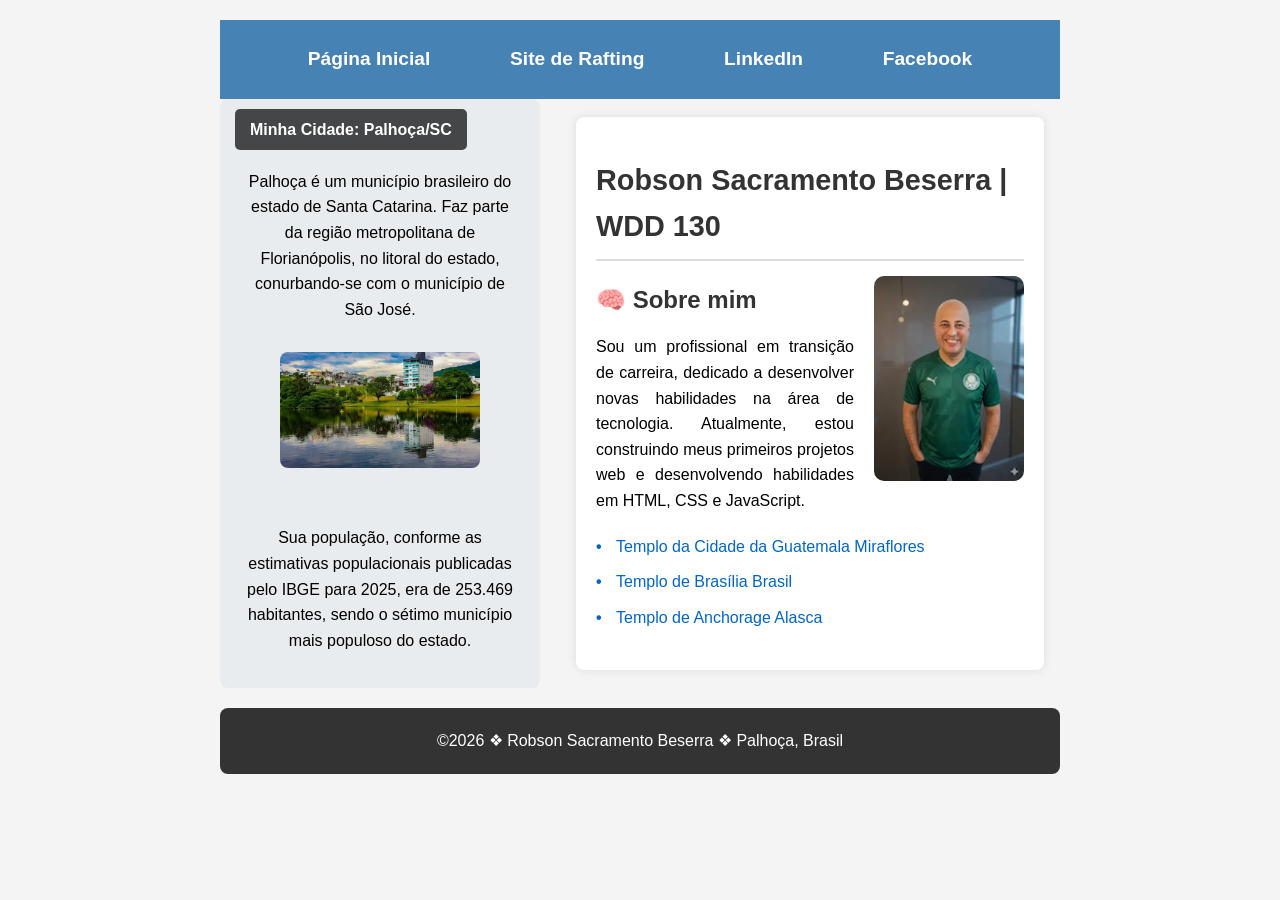
<file: index.html>
<!doctype html>
<html lang="pt-BR">

<head>
  <meta charset="UTF-8">
  <meta name="viewport" content="width=device-width, initial-scale=1.0">
  <title>Robson Sacramento Beserra | WDD 130</title>

  <meta name="description" content="Apenas um exemplo de descrição">
  <meta name="author" content="Robson Sacramento Beserra">
  <link rel="stylesheet" href="estilos/estilos.css">
</head>

<body>
  <header>
    <nav>
      <a href="#">Página Inicial</a>
      <a href="wwr/">Site de Rafting</a>
      <a href="https://www.linkedin.com/in/robsonsacramento" target="_blank">LinkedIn</a>
      <a href="https://www.facebook.com/Robson.Sacrament/" target="_blank">Facebook</a>
    </nav>
  </header>

  <!-- Div grid adicionada conforme especificação -->
  <div class="grid">
    <main>
      <h1>Robson Sacramento Beserra | WDD 130</h1>
      <img src="imagens/perfil.png" alt="Foto de Perfil do Robson Sacramento Beserra" width="200">

      <h2>🧠 Sobre mim</h2>
      <p>
        Sou um profissional em transição de carreira, dedicado a desenvolver
        novas habilidades na área de tecnologia. Atualmente, estou construindo
        meus primeiros projetos web e desenvolvendo habilidades em HTML, CSS e
        JavaScript.
      </p>

      <!-- Lista de templos favoritos -->
      <ul class="caixa">
        <li>
          <a href="https://www.churchofjesuschrist.org/temples/details/miraflores-guatemala-city-guatemala-temple?lang=por"
            target="_blank">
            Templo da Cidade da Guatemala Miraflores
          </a>
        </li>
        <li>
          <a href="https://www.churchofjesuschrist.org/temples/details/brasilia-brazil-temple?lang=por" target="_blank">
            Templo de Brasília Brasil
          </a>
        </li>
        <li>
          <a href="https://www.churchofjesuschrist.org/temples/details/anchorage-alaska-temple?lang=por"
            target="_blank">
            Templo de Anchorage Alasca
          </a>
        </li>
      </ul>
    </main>

    <aside>
      <h2>Minha Cidade: Palhoça/SC</h2>
      <p>
        Palhoça é um município brasileiro do estado de Santa Catarina. Faz parte da região metropolitana de
        Florianópolis,
        no litoral do estado, conurbando-se com o município de São José.
      </p>

      <img src="imagens/pedrabranca.webp" alt="Bairro Pedra Branca - Palhoça/SC" width="200">

      <p>
        Sua população, conforme as estimativas populacionais publicadas pelo IBGE para 2025, era de 253.469 habitantes,
        sendo o sétimo município mais populoso do estado.
      </p>
    </aside>
  </div>

  <footer>
    <p>©2026 &#10070; Robson Sacramento Beserra &#10070; Palhoça, Brasil</p>
  </footer>
</body>

</html>
</file>
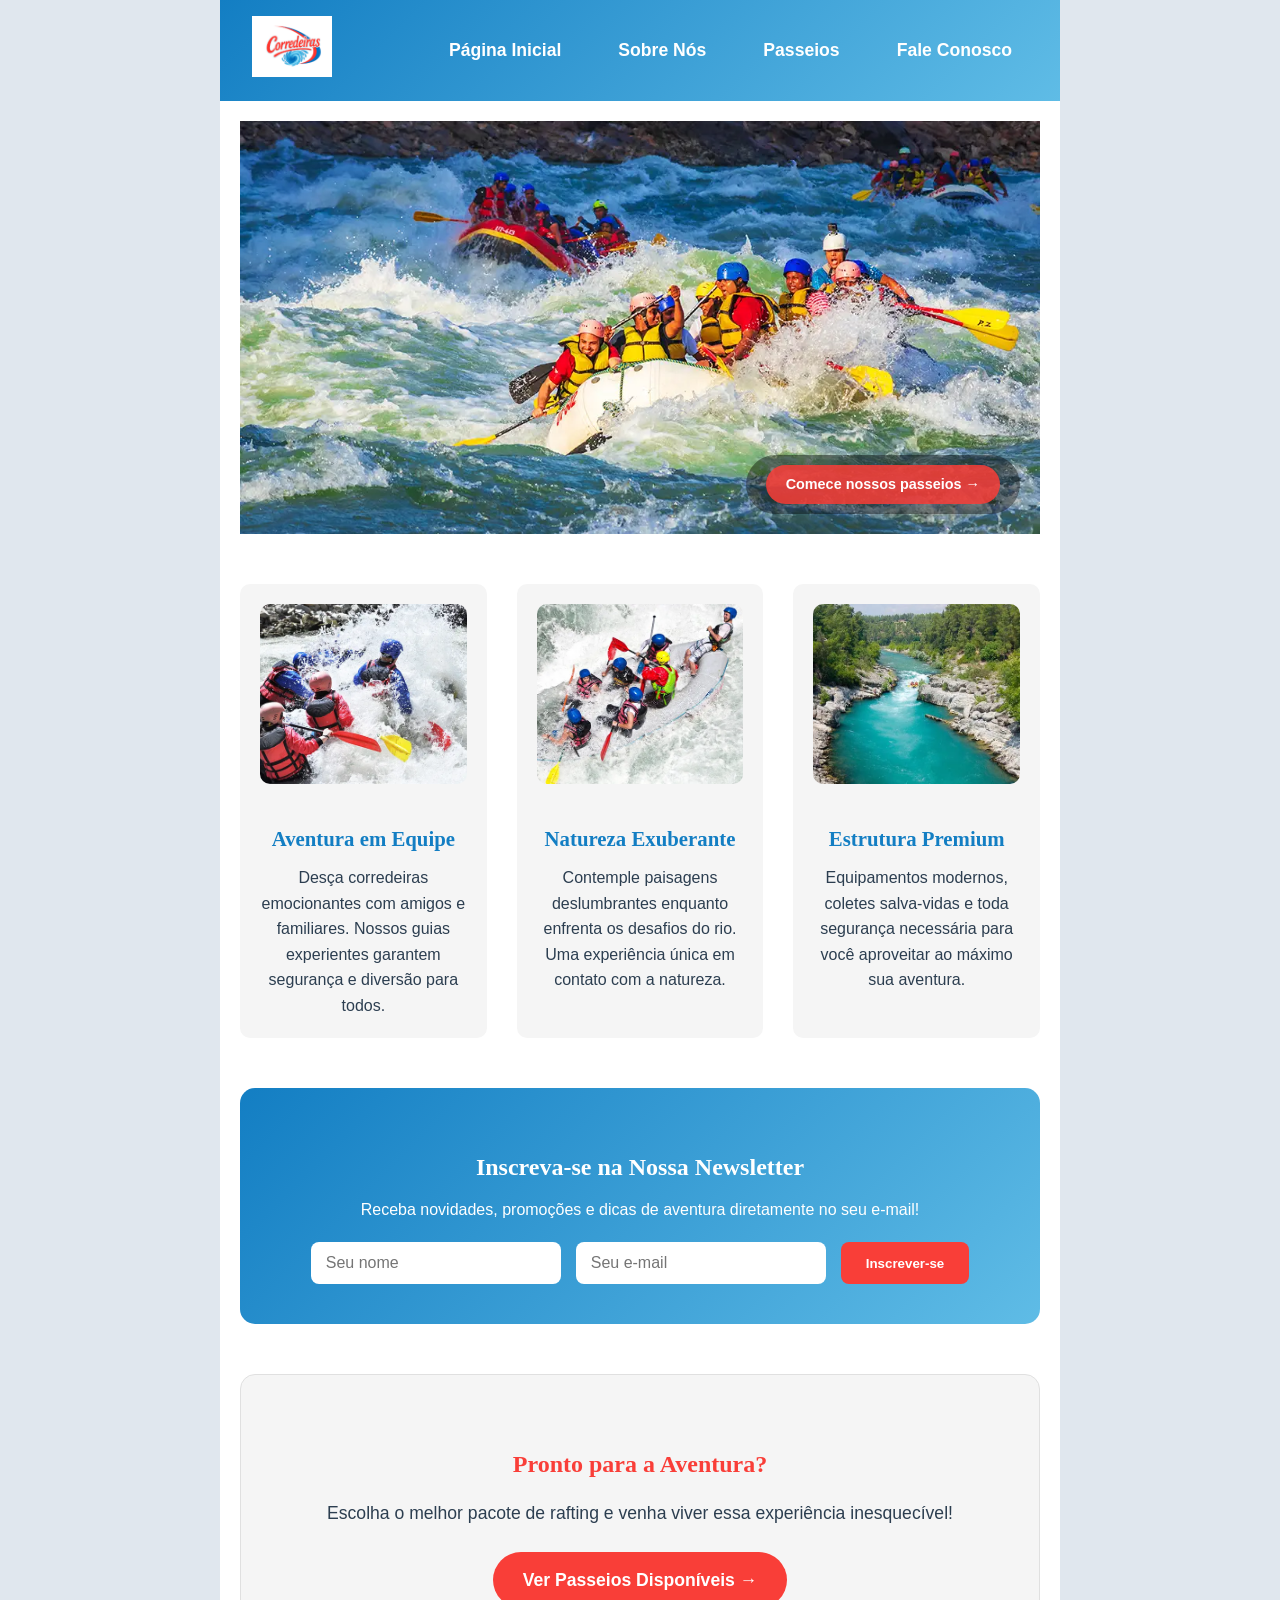
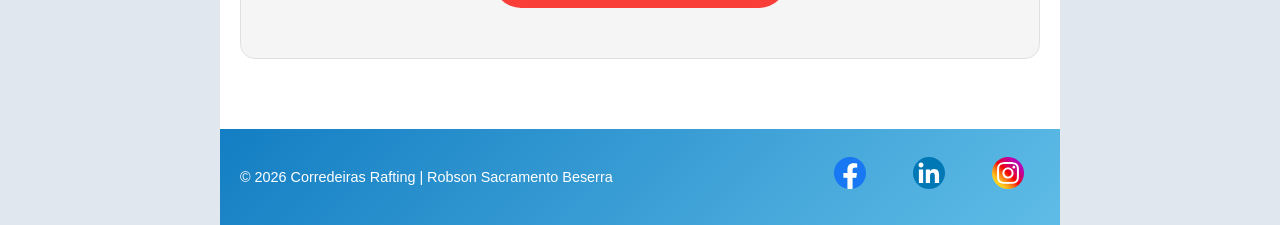
<file: wwr/index.html>
<!DOCTYPE html>
<html lang="pt-BR">

<head>
    <meta charset="UTF-8">
    <meta name="viewport" content="width=device-width, initial-scale=1.0">
    <title>Corredeiras Rafting | Aventura e Natureza</title>
    <meta name="description"
        content="Corredeiras Rafting - A melhor experiência de rafting no Brasil. Venha se aventurar nas corredeiras mais emocionantes com segurança e diversão!">
    <meta name="author" content="Robson Sacramento Beserra">
    <link rel="stylesheet" href="estilos/rafting.css">
</head>

<body>
    <header>
        <div class="logo">
            <img src="imagens/logo.png" alt="Logo Corredeiras Rafting">
        </div>
        <nav>
            <a href="index.html">Página Inicial</a>
            <a href="sobre.html">Sobre Nós</a>
            <a href="passeios.html">Passeios</a>
            <a href="contato.html">Fale Conosco</a>
        </nav>
    </header>

    <main>
        <!-- Hero Section com imagem principal e mensagem sobreposta -->
        <div class="hero">
            <img src="imagens/hero.webp" alt="Rafting em corredeiras emocionantes">
            <div class="hero-message">


                <a href="passeios.html" class="hero-btn">Comece nossos passeios →</a>
            </div>
        </div>

        <!-- Grid de conteúdo principal -->
        <div class="index-grid">
            <div class="grid-item">
                <img src="imagens/adventure1.webp" alt="Rafting em equipe">
                <h2>Aventura em Equipe</h2>
                <p>Desça corredeiras emocionantes com amigos e familiares. Nossos guias experientes garantem segurança e
                    diversão para todos.</p>
            </div>
            <div class="grid-item">
                <img src="imagens/adventure3.webp" alt="Paisagens incríveis">
                <h2>Natureza Exuberante</h2>
                <p>Contemple paisagens deslumbrantes enquanto enfrenta os desafios do rio. Uma experiência única em
                    contato com a natureza.</p>
            </div>
            <div class="grid-item">
                <img src="imagens/adventure5.webp" alt="Estrutura completa">
                <h2>Estrutura Premium</h2>
                <p>Equipamentos modernos, coletes salva-vidas e toda segurança necessária para você aproveitar ao máximo
                    sua aventura.</p>
            </div>
        </div>

        <!-- Newsletter -->
        <div class="newsletter-section">
            <div class="newsletter-content">
                <h2>Inscreva-se na Nossa Newsletter</h2>
                <p>Receba novidades, promoções e dicas de aventura diretamente no seu e-mail!</p>
                <form action="#" method="post" class="newsletter-form">
                    <div class="form-group-inline">
                        <input type="text" id="nome-news" name="nome" placeholder="Seu nome" required>
                        <input type="email" id="email-news" name="email" placeholder="Seu e-mail" required>
                        <button type="submit" class="btn-news">Inscrever-se</button>
                    </div>
                </form>
            </div>
        </div>

        <!-- CTA -->
        <div class="cta-section">
            <div class="cta-content">
                <h2>Pronto para a Aventura?</h2>
                <p>Escolha o melhor pacote de rafting e venha viver essa experiência inesquecível!</p>
                <a href="passeios.html" class="btn-cta">Ver Passeios Disponíveis →</a>
            </div>
        </div>
    </main>

    <footer>
        <p>© 2026 Corredeiras Rafting | Robson Sacramento Beserra</p>
        <nav class="redes-sociais">
            <a href="https://facebook.com" target="_blank" rel="noopener noreferrer">
                <img src="imagens/facebook.svg" alt="Facebook">
            </a>
            <a href="https://linkedin.com" target="_blank" rel="noopener noreferrer">
                <img src="imagens/linkedin.svg" alt="LinkedIn">
            </a>
            <a href="https://instagram.com" target="_blank" rel="noopener noreferrer">
                <img src="imagens/instagram.svg" alt="Instagram">
            </a>
        </nav>
    </footer>
</body>

</html>
</file>
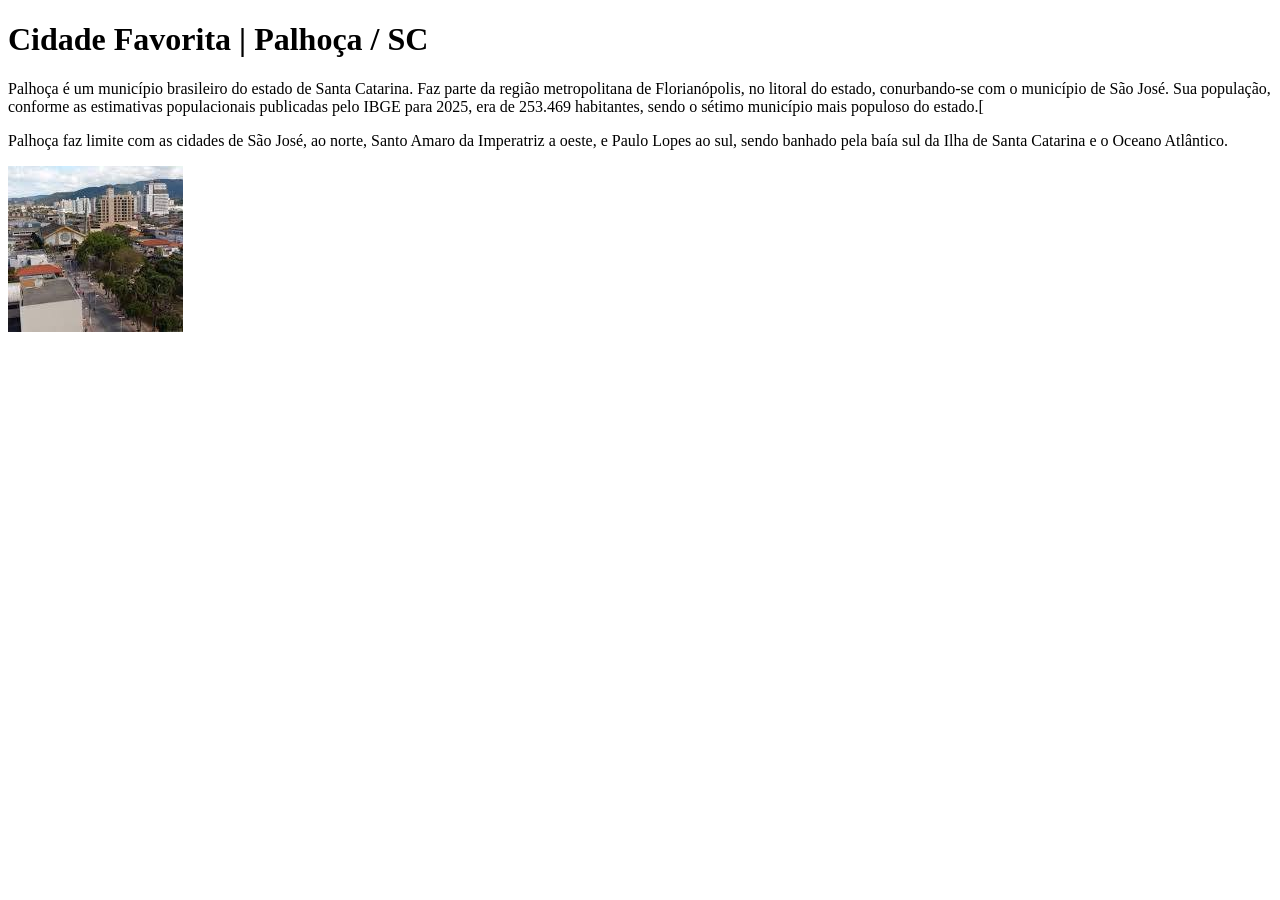
<file: semana01/cidade-favorita.html>
<!doctype html>
<html lang="pt-BR">
  <head>
    <meta charset="UTF-8" />
    <meta name="viewport" content="width=device-width, initial-scale=1.0" />
    <title>Cidade Favorita</title>
  </head>
  <body>
    <h1>Cidade Favorita | Palhoça / SC</h1>
    <p>
      Palhoça é um município brasileiro do estado de Santa Catarina. Faz parte
      da região metropolitana de Florianópolis, no litoral do estado,
      conurbando-se com o município de São José. Sua população, conforme as
      estimativas populacionais publicadas pelo IBGE para 2025, era de 253.469
      habitantes, sendo o sétimo município mais populoso do estado.[
    </p>
    <p>
      Palhoça faz limite com as cidades de São José, ao norte, Santo Amaro da
      Imperatriz a oeste, e Paulo Lopes ao sul, sendo banhado pela baía sul da
      Ilha de Santa Catarina e o Oceano Atlântico.
    </p>

    <img src="imagens/cidade-palhoca.jpg" alt="Centro de Palhoça" />
  </body>
</html>
</file>
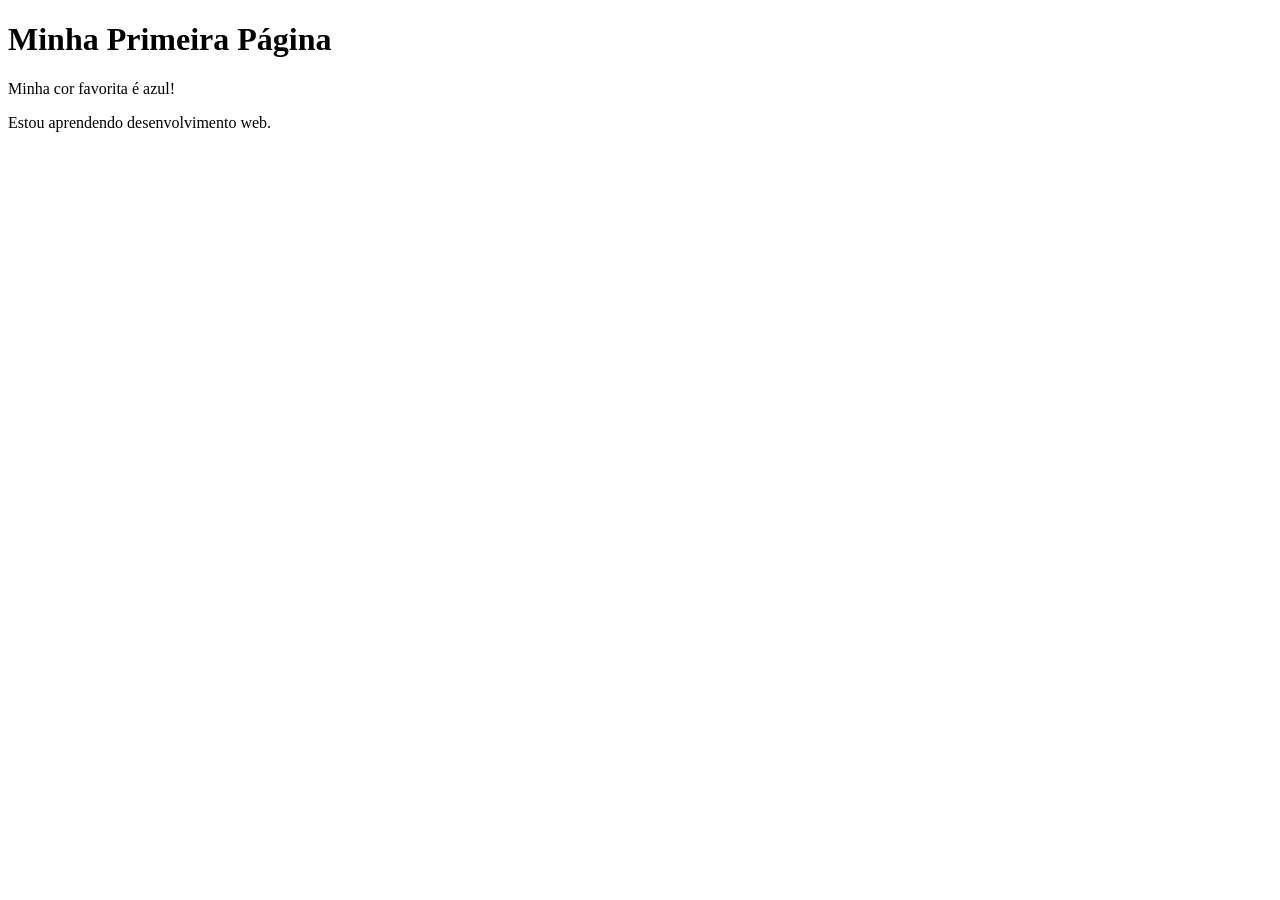
<file: semana01/primeira-pagina.html>
<!DOCTYPE html>
<html lang="pt-br">
<head>
    <meta charset="UTF-8">
    <meta name="viewport" content="width=device-width, initial-scale=1.0">
    <title>Minha Primeira Página</title>
</head>
<body>
    <h1>Minha Primeira Página</h1>
    <p>Minha cor favorita é azul!</p>
    <p>Estou aprendendo desenvolvimento web.</p>
</body>
</html>
</file>
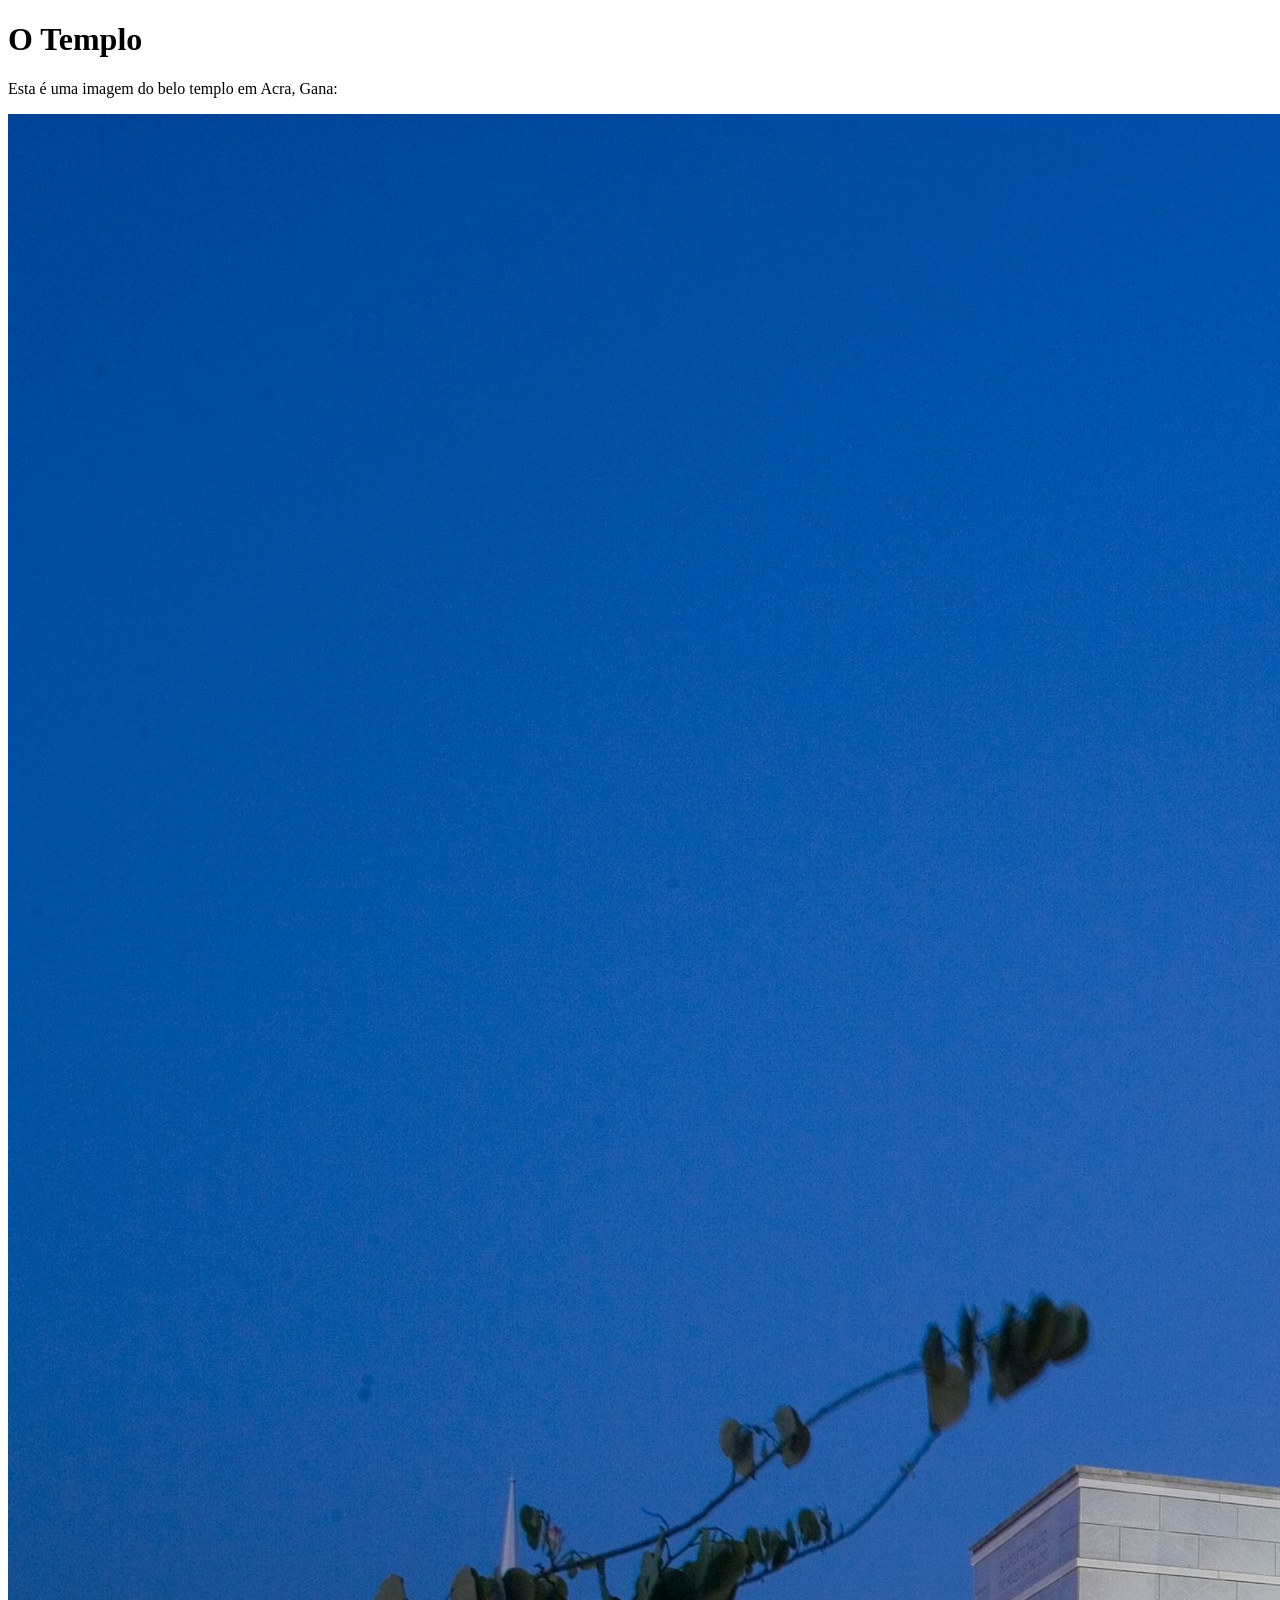
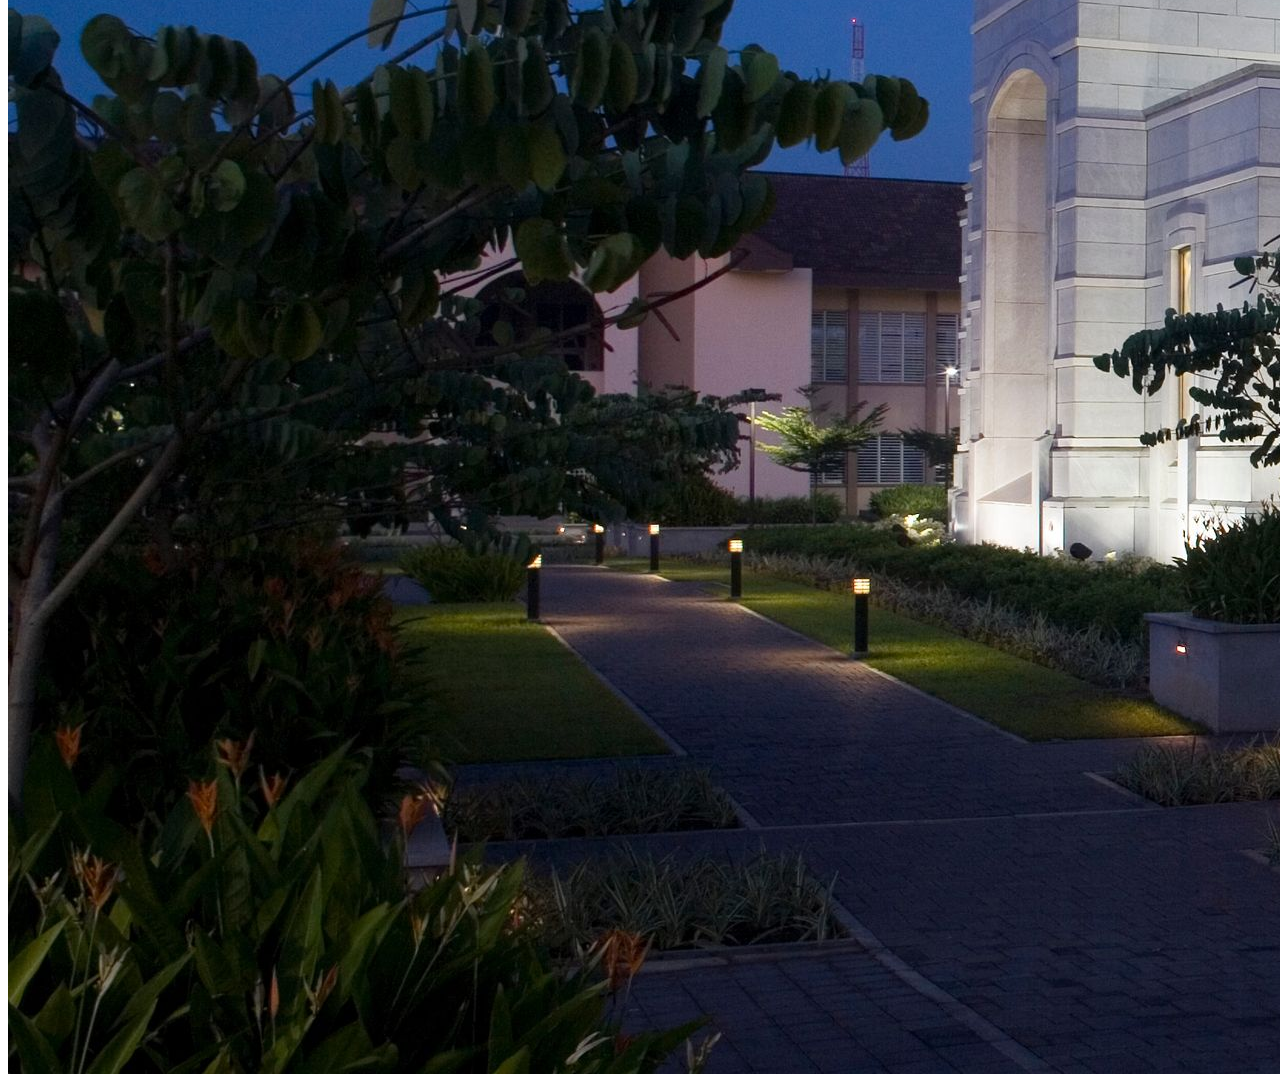
<file: semana01/solucao-imagens.html>
<!DOCTYPE html>
<html lang="pt-br">
<head>
    <meta charset="UTF-8">
    <meta name="viewport" content="width=device-width, initial-scale=1.0">
    <title>Imagem do Templo</title>
</head>
<body>
    <h1>O Templo</h1>
    <p>Esta é uma imagem do belo templo em Acra, Gana:</p>
    <img src="imagens/templo-largo.jpeg" alt="Templo de Acra, Gana">

</body>
</html>
</file>
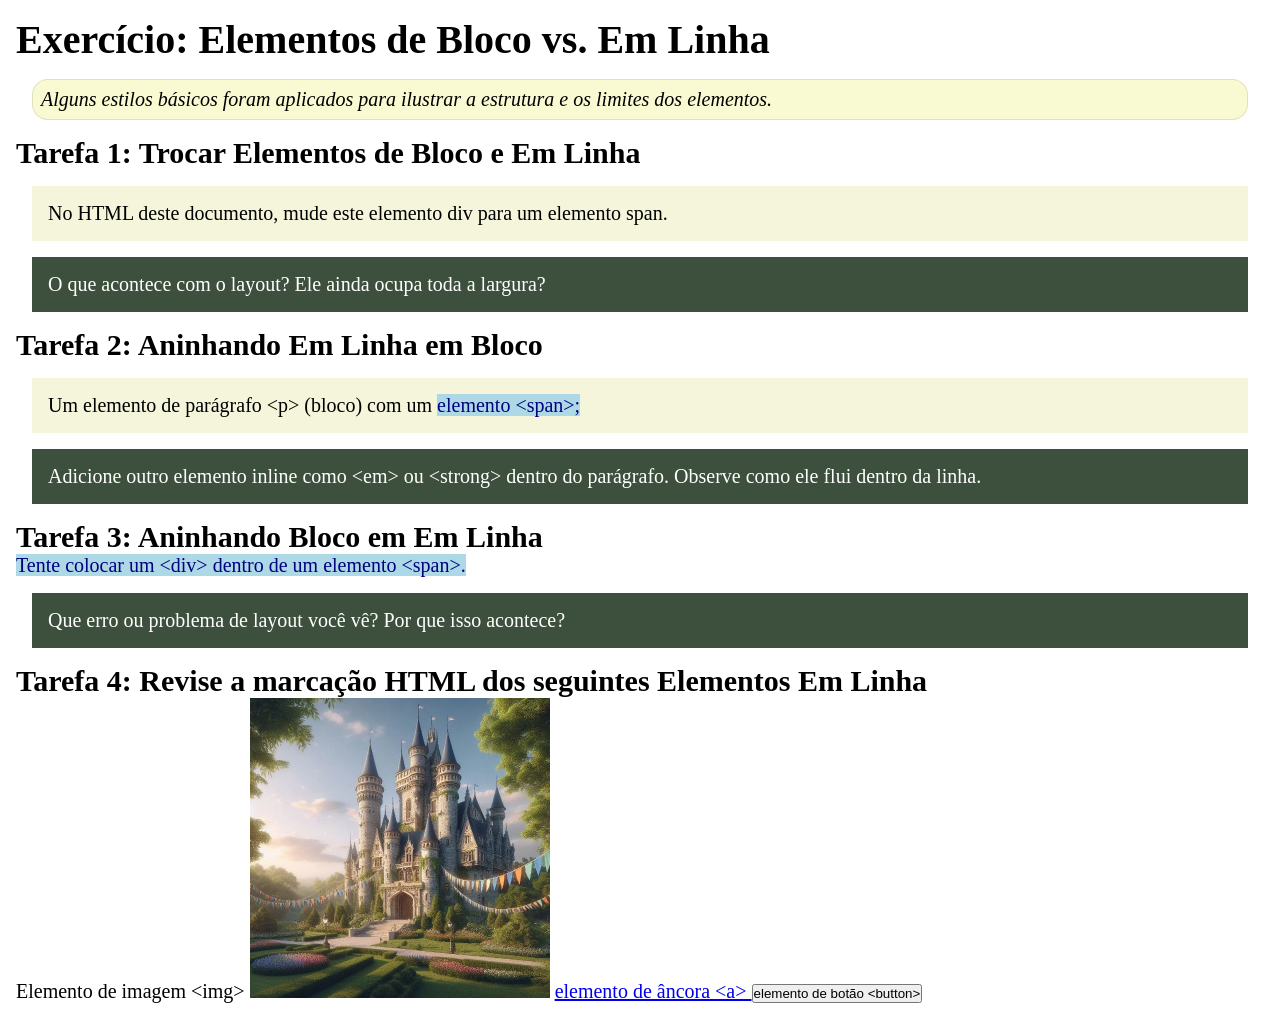
<file: semana02/bloco-vs-inline.html>
<!DOCTYPE html>
<html lang="pt-br">

<head>
    <meta charset="UTF-8">
    <meta name="viewport" content="width=device-width, initial-scale=1.0">
    <title>Exercício: Elementos de Bloco vs. Inline</title>
    <link rel="stylesheet" href="estilos/bloco-vs-inline.css">
</head>

<body>
    <main>
        <h1>Exercício: Elementos de Bloco vs. Em Linha</h1>
        <p class="note">Alguns estilos básicos foram aplicados para ilustrar a estrutura e os limites dos elementos.</p>

        <h2>Tarefa 1: Trocar Elementos de Bloco e Em Linha</h2>
        <div>No HTML deste documento, mude este elemento div para um elemento span.</div>

        <p class="question">O que acontece com o layout? Ele ainda ocupa toda a largura?</p>

        <h2>Tarefa 2: Aninhando Em Linha em Bloco</h2>
        <p>Um elemento de parágrafo &lt;p&gt; (bloco) com um <span>elemento &lt;span&gt;;</span></p>
        <p class="question">Adicione outro elemento inline como &lt;em&gt; ou &lt;strong&gt; dentro do parágrafo.
            Observe como ele flui dentro da linha.</p>

        <h2>Tarefa 3: Aninhando Bloco em Em Linha</h2>
        <span>Tente colocar um &lt;div&gt; dentro de um elemento &lt;span&gt;.</span>
        <p class="question">Que erro ou problema de layout você vê? Por que isso acontece?</p>


        <h2>Tarefa 4: Revise a marcação HTML dos seguintes Elementos Em Linha</h2>
        Elemento de imagem &lt;img&gt;
        <img src="imagens/castelo.webp" alt="imagem (imagens estão em linha)" width="300" height="300">
        <a href="https://churchofjesuschrist.org">elemento de âncora &lt;a&gt; </a>
        <button type="button">elemento de botão &lt;button&gt;</button>
    </main>
</body>

</html>
</file>
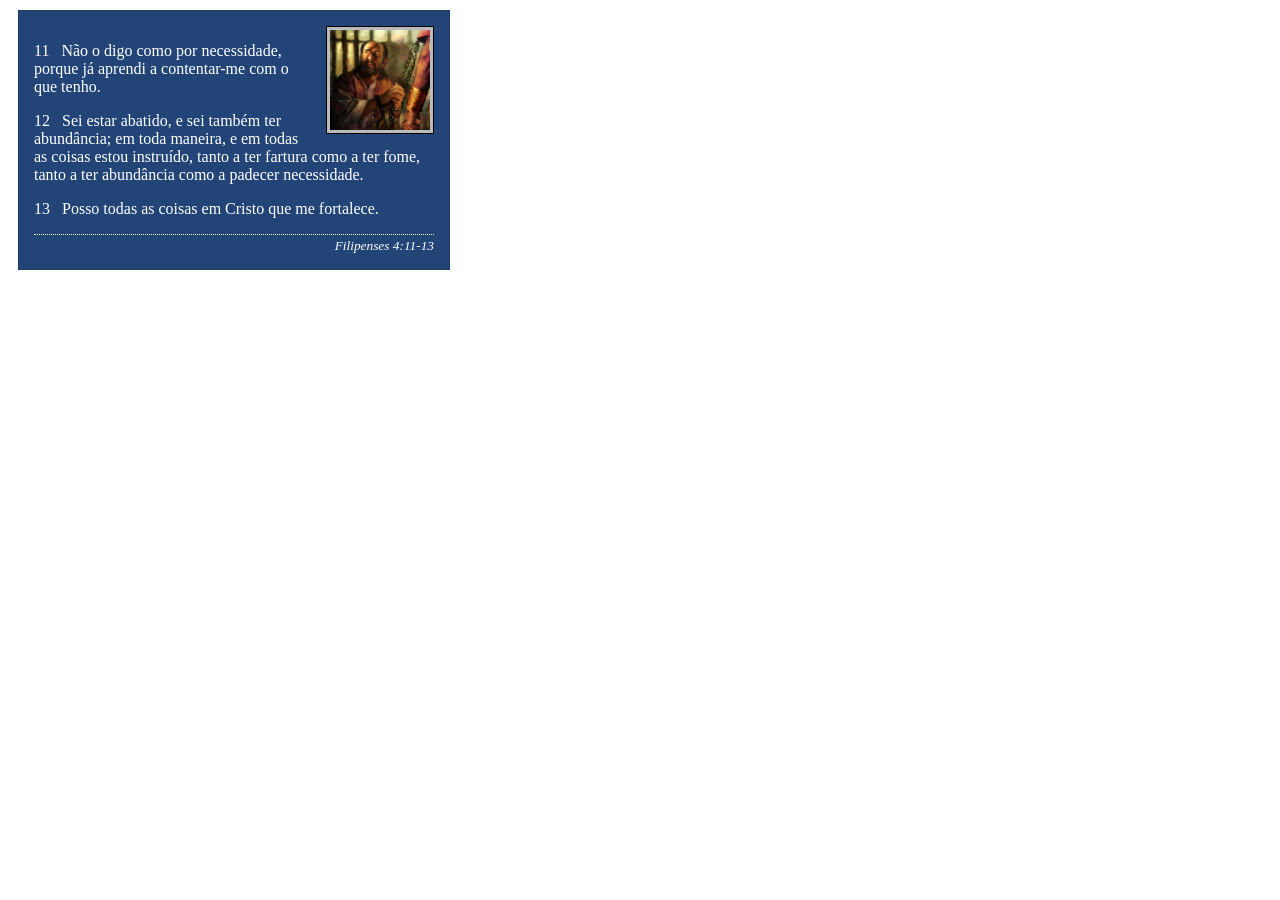
<file: semana02/box-model-solucao.html>
<!DOCTYPE html>
<html lang="pt-br">

<head>
    <meta charset="UTF-8">
    <meta name="viewport" content="width=device-width, initial-scale=1.0">
    <title>Atividade de Box Model</title>
    <link rel="stylesheet" href="estilos/box-model-solucao.css">
</head>

<body>
    <main>
        <div class="callout">
            <img src="imagens/apostolo-paulo-preso.webp" alt="Apóstolo Paulo - Preso em Roma" width="200" height="200">
            <blockquote>
                <p>11 &nbsp; Não o digo como por necessidade, porque já aprendi a contentar-me com o que tenho.</p>
                <p>12 &nbsp; Sei estar abatido, e sei também ter abundância; em toda maneira, e em todas as coisas estou
                    instruído, tanto a ter fartura como a ter fome, tanto a ter abundância como a padecer necessidade.
                </p>
                <p>13 &nbsp; Posso todas as coisas em Cristo que me fortalece.</p>
            </blockquote>
            <cite>Filipenses 4:11-13</cite>
        </div>
    </main>
</body>

</html>
</file>
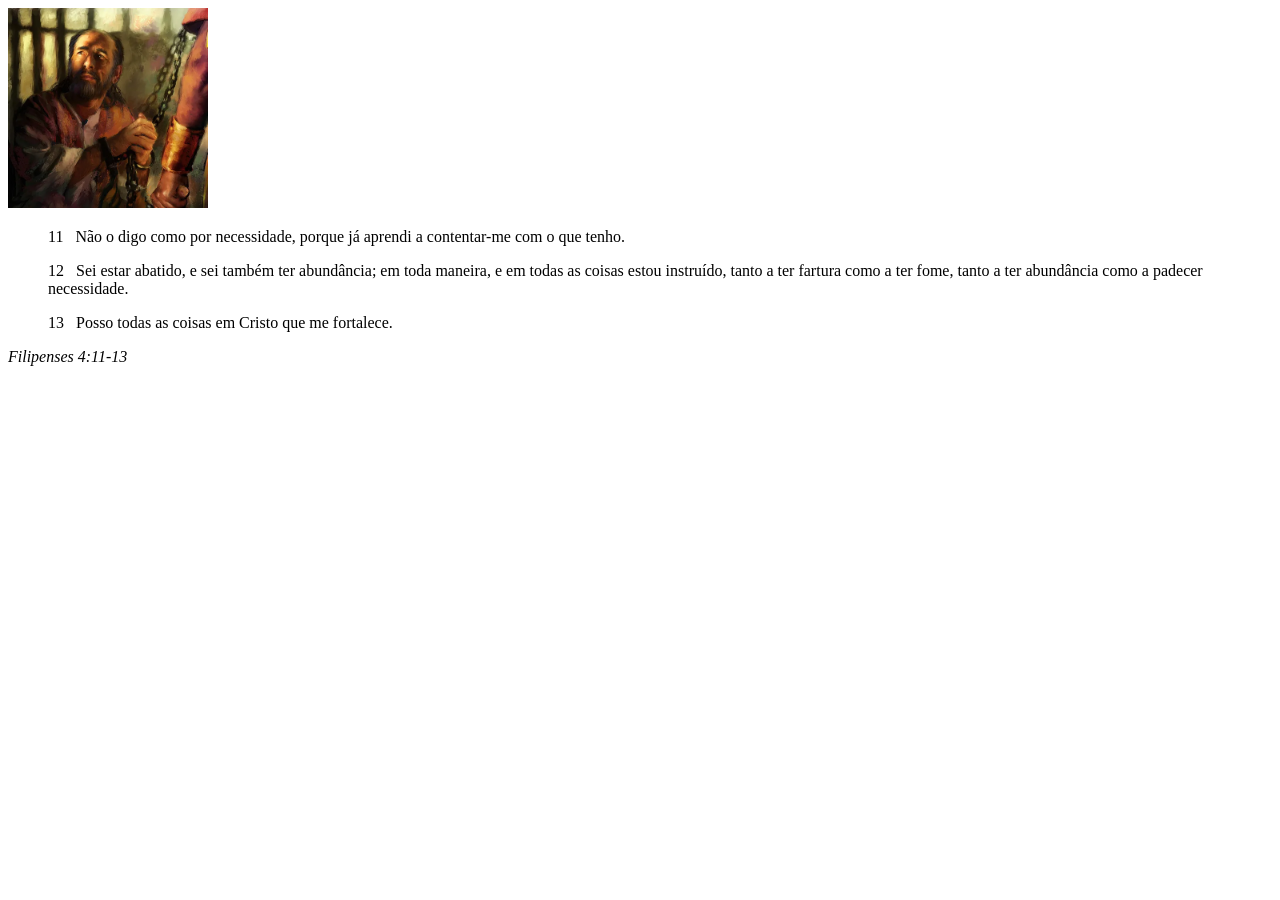
<file: semana02/box-model.html>
<!DOCTYPE html>
<html lang="pt-br">
<head>
    <meta charset="UTF-8">
    <meta name="viewport" content="width=device-width, initial-scale=1.0">
    <title>Atividade de Box Model</title>
</head>
<body>
    <main>
        <div class="callout">
            <img src="imagens/apostolo-paulo-preso.webp" alt="Apóstolo Paulo - Preso em Roma" width="200" height="200">
            <blockquote>
                <p>11 &nbsp; Não o digo como por necessidade, porque já aprendi a contentar-me com o que tenho.</p>
                <p>12 &nbsp; Sei estar abatido, e sei também ter abundância; em toda maneira, e em todas as coisas estou instruído, tanto a ter fartura como a ter fome, tanto a ter abundância como a padecer necessidade.</p>
                <p>13 &nbsp; Posso todas as coisas em Cristo que me fortalece.</p>
            </blockquote>
            <cite>Filipenses 4:11-13</cite>
        </div>
    </main>
</body>
</html>
</file>
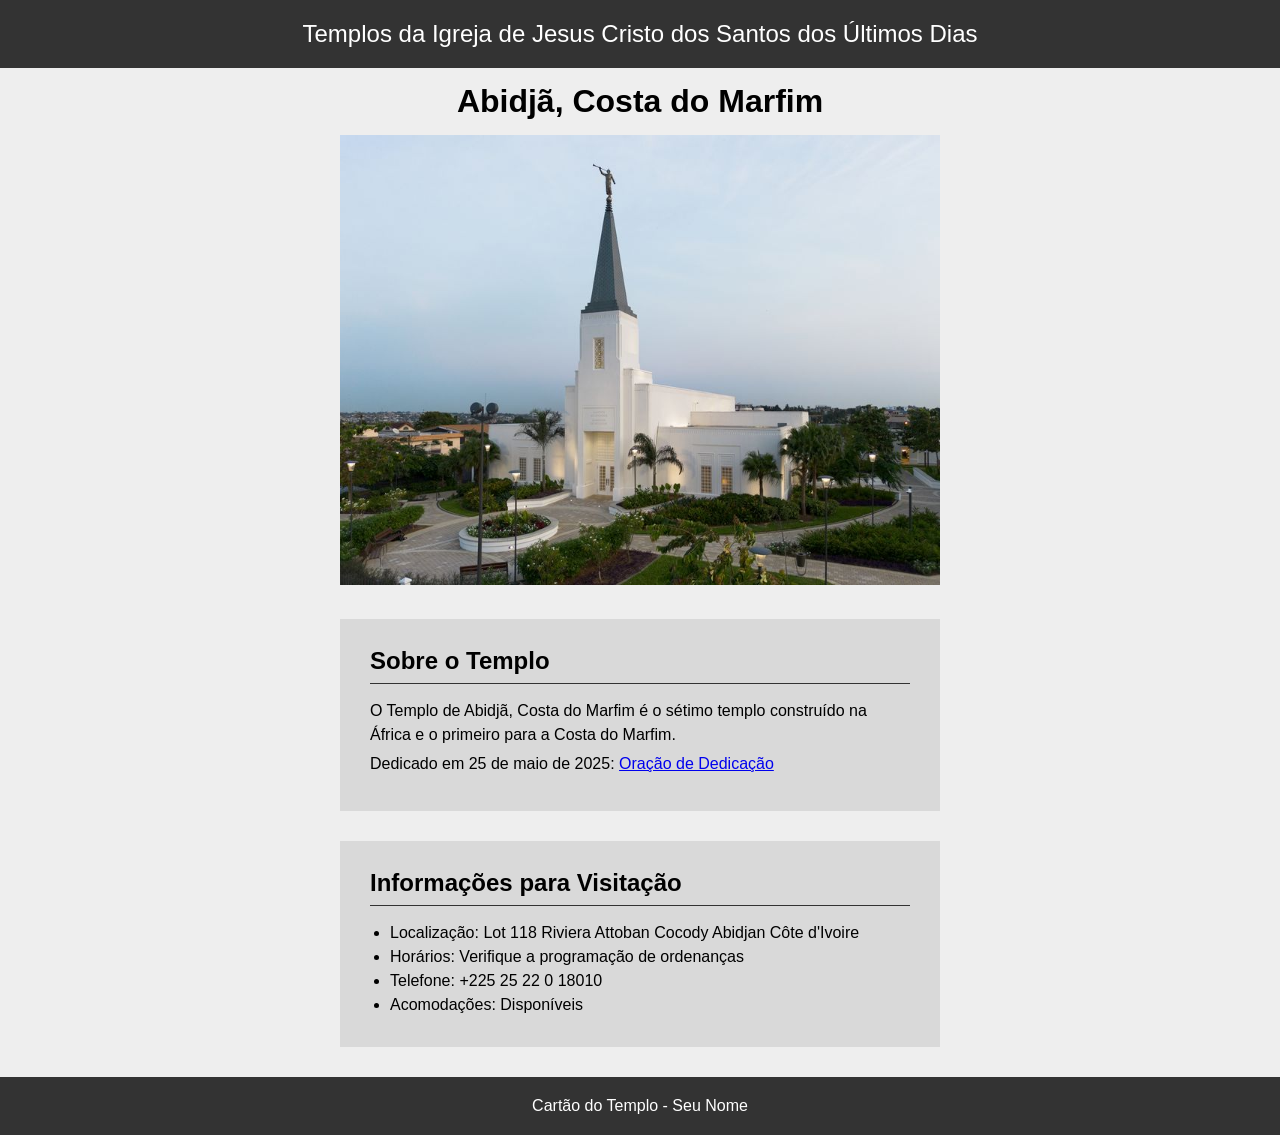
<file: semana02/templo.html>
<!DOCTYPE html>
<html lang="pt-br">

<head>
    <meta charset="UTF-8">
    <meta name="viewport" content="width=device-width, initial-scale=1.0">
    <title>Cartão do Templo - Abidjã, Costa do Marfim</title>
    <link rel="stylesheet" href="estilos/templo.css">
</head>

<body>
    <header>
        <p>Templos da Igreja de Jesus Cristo dos Santos dos Últimos Dias</p>
    </header>
    <main>
        <h1>Abidjã, Costa do Marfim</h1>
        <picture>
            <img src="imagens/abidja-costa-do-marfim.jpeg" alt="Templo de Abidjã, Costa do Marfim">
        </picture>
        <section>
            <h2>Sobre o Templo</h2>
            <p>O Templo de Abidjã, Costa do Marfim é o sétimo templo construído na África e o primeiro para a Costa do
                Marfim.</p>
            <p>Dedicado em 25 de maio de 2025: <a
                    href="https://www.churchofjesuschrist.org/temples/dedicatory-prayer/abidjan-ivory-coast-temple/2025-05-25?lang=eng"
                    target="_blank" rel="noopener noreferrer">Oração de Dedicação</a></p>
        </section>
        <section>
            <h2>Informações para Visitação</h2>
            <ul>
                <li>Localização: Lot 118 Riviera Attoban Cocody Abidjan Côte d'Ivoire</li>
                <li>Horários: Verifique a programação de ordenanças</li>
                <li>Telefone: +225 25 22 0 18010</li>
                <li>Acomodações: Disponíveis</li>
            </ul>
        </section>
    </main>
    <footer>
        <p>Cartão do Templo - Seu Nome</p>
    </footer>
</body>

</html>
</file>
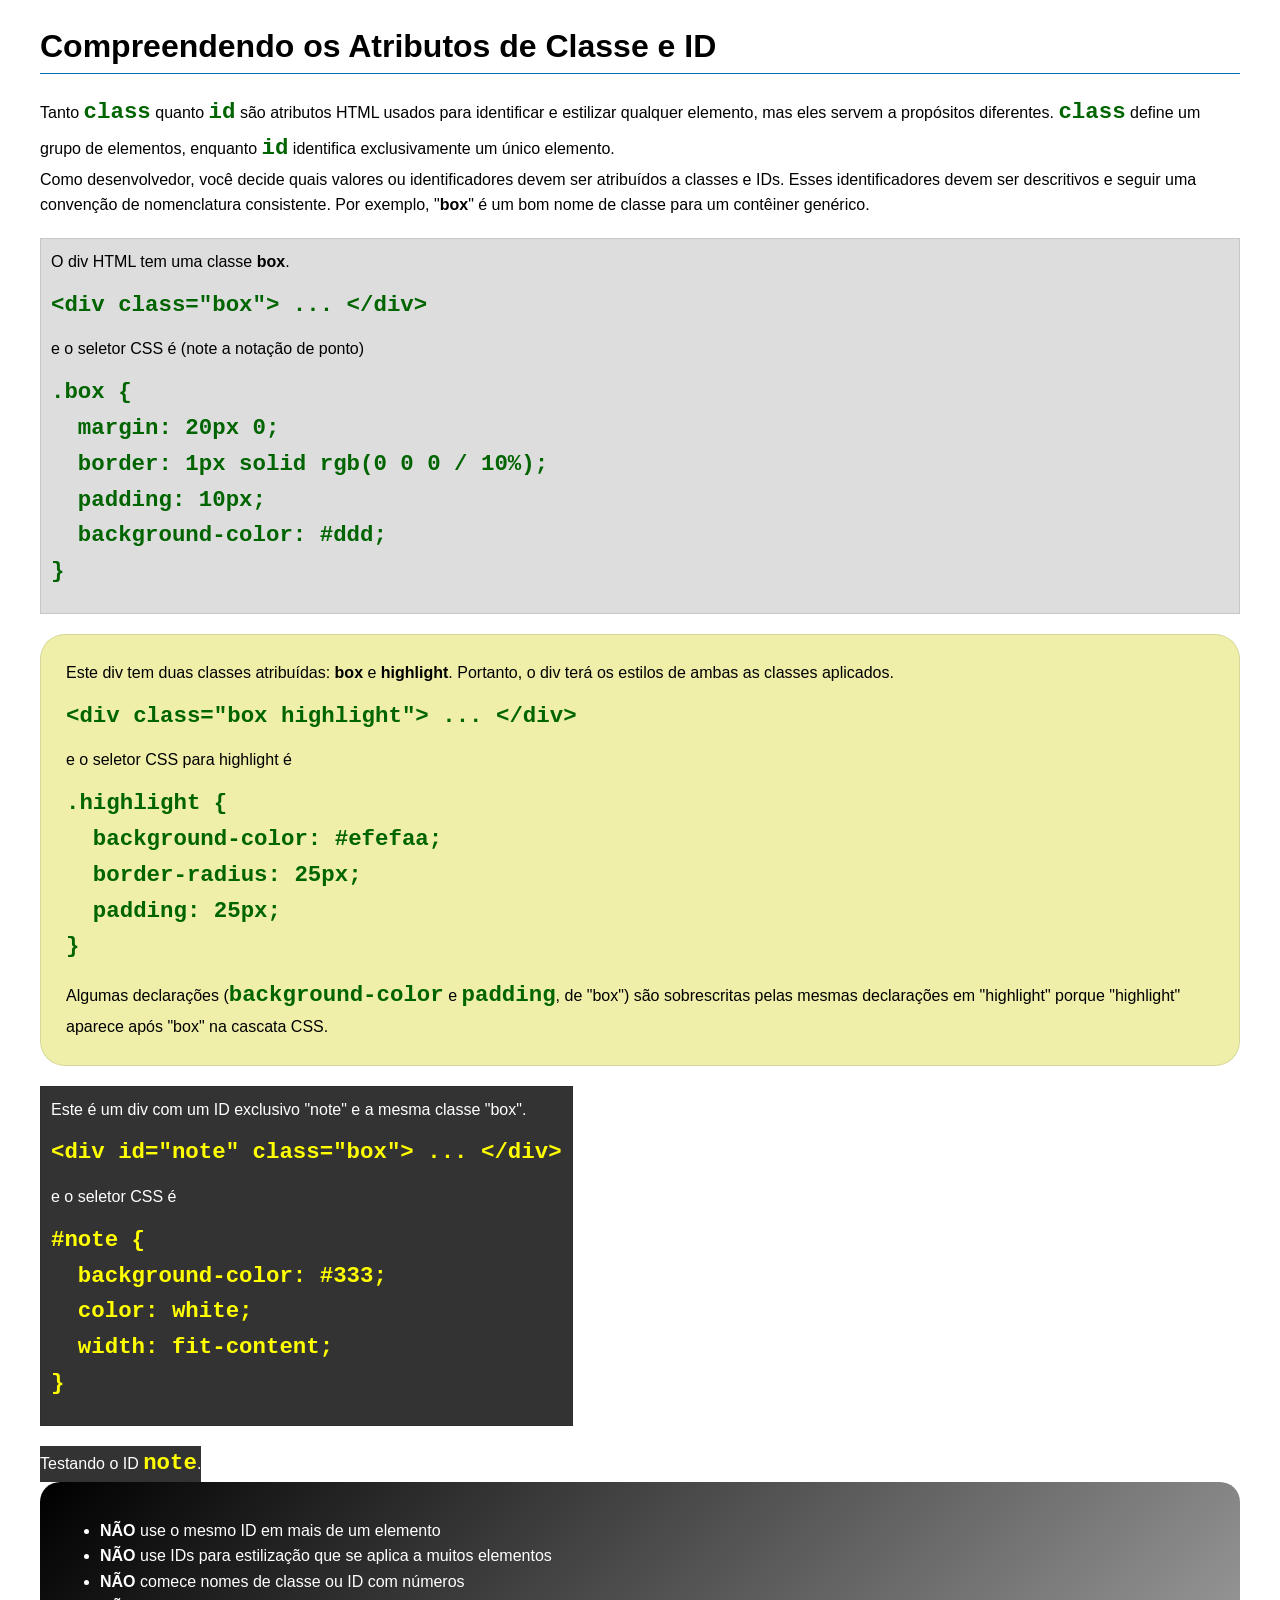
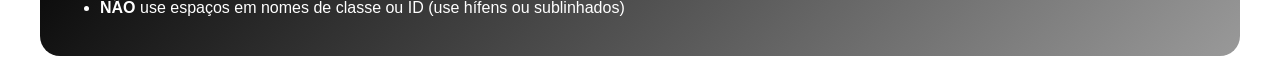
<file: semana03/classe-e-id.html>
<!DOCTYPE html>
<html lang="pt-br">

<head>
    <meta charset="UTF-8">
    <meta name="viewport" content="width=device-width, initial-scale=1.0">
    <title>Atributos de Classe vs ID</title>
    <link rel="stylesheet" href="estilos/classe-e-id.css">
</head>

<body>
    <h1>Compreendendo os Atributos de Classe e ID</h1>
    <p>Tanto <code>class</code> quanto <code>id</code> são atributos HTML usados para identificar e estilizar qualquer
        elemento, mas eles servem a propósitos diferentes. <code>class</code> define um grupo de elementos, enquanto
        <code>id</code> identifica exclusivamente um único elemento.
    </p>
    <p>Como desenvolvedor, você decide quais valores ou identificadores devem ser atribuídos a classes e IDs. Esses
        identificadores devem ser descritivos e seguir uma convenção de nomenclatura consistente. Por exemplo,
        "<strong>box</strong>" é um bom nome de classe para um contêiner genérico.</p>
    <div class="box">
        <p>O div HTML tem uma classe <strong>box</strong>.</p>
        <pre><code class="html">&lt;div class="box"&gt; ... &lt;/div&gt;</code></pre>
        e o seletor CSS é (note a notação de ponto)
        <pre><code class="css">.box {
  margin: 20px 0;
  border: 1px solid rgb(0 0 0 / 10%);
  padding: 10px;
  background-color: #ddd; 
}</code></pre>
    </div>

    <div class="box highlight">
        <p>Este div tem duas classes atribuídas: <strong>box</strong> e <strong>highlight</strong>. Portanto, o div terá
            os estilos de ambas as classes aplicados.</p>
        <pre><code class="html">&lt;div class="box highlight"&gt; ... &lt;/div&gt;</code></pre>
        e o seletor CSS para highlight é
        <pre><code class="css">.highlight {
  background-color: #efefaa;
  border-radius: 25px;
  padding: 25px;
}</code></pre>
        <p>Algumas declarações (<code>background-color</code> e <code>padding</code>, de "box") são sobrescritas pelas
            mesmas declarações em "highlight" porque "highlight" aparece após "box" na cascata CSS.</p>
    </div>

    <div id="note" class="box">
        <p>Este é um div com um ID exclusivo "note" e a mesma classe "box".</p>
        <pre><code class="html">&lt;div id="note" class="box"&gt; ... &lt;/div&gt;</code></pre>
        e o seletor CSS é
        <pre><code class="css">#note {
  background-color: #333;
  color: white;
  width: fit-content;
}</code></pre>
    </div>

    <div id="note">
        <p>Testando o ID <code>note</code>.</p>
    </div>

    <section id="melhor-pratica">
        <ul>
            <li><strong>NÃO</strong> use o mesmo ID em mais de um elemento</li>
            <li><strong>NÃO</strong> use IDs para estilização que se aplica a muitos elementos</li>
            <li><strong>NÃO</strong> comece nomes de classe ou ID com números</li>
            <li><strong>NÃO</strong> use espaços em nomes de classe ou ID (use hífens ou sublinhados)</li>
        </ul>
    </section>

    <br>

</body>

</html>
</file>
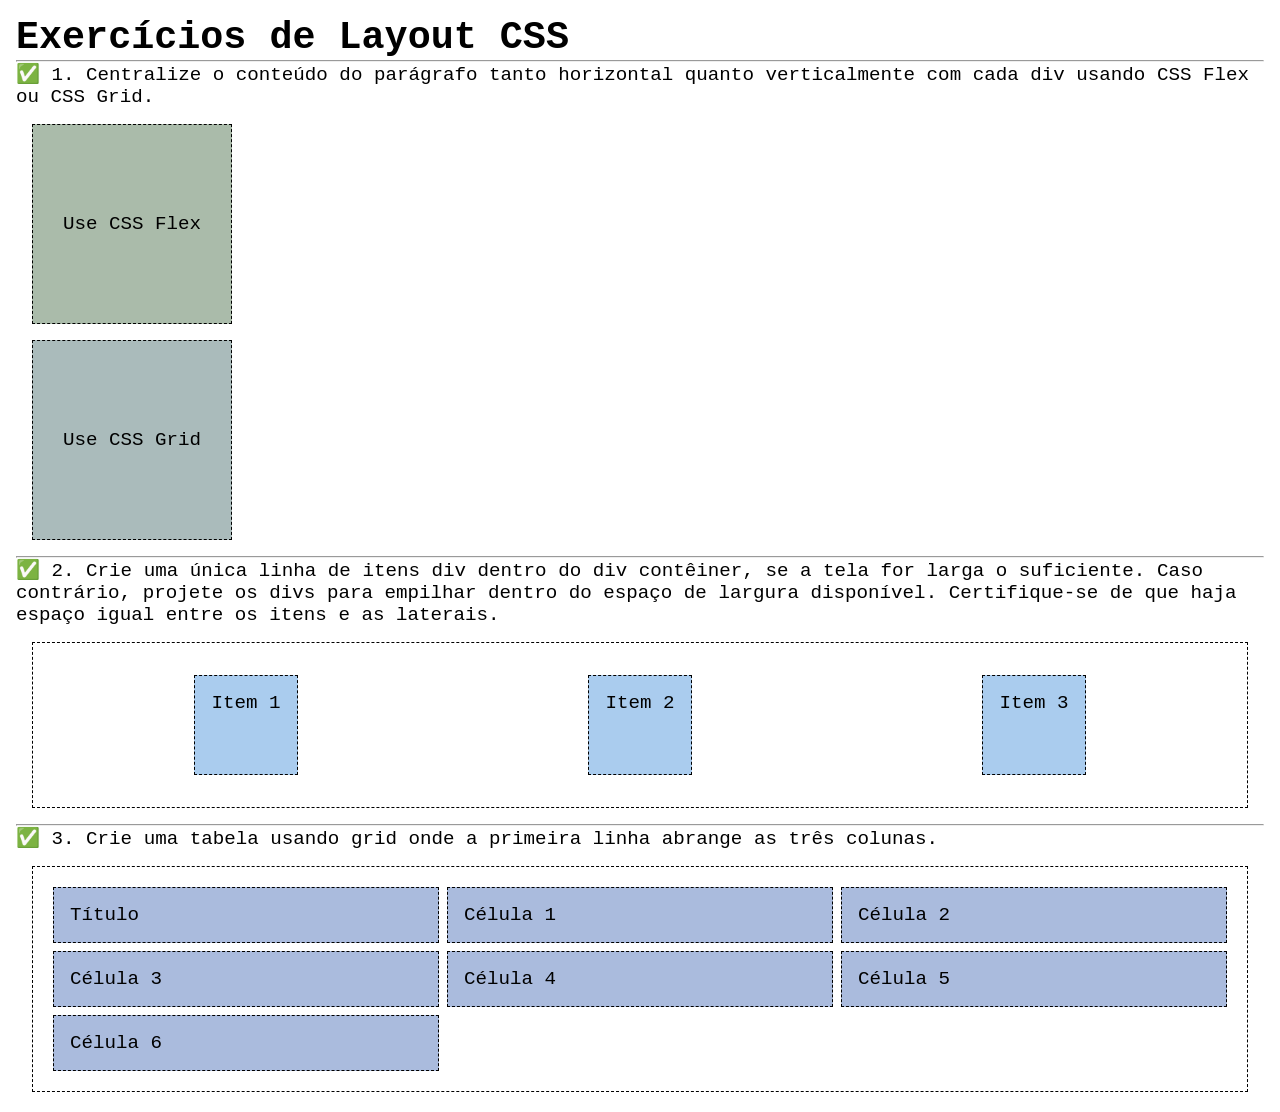
<file: semana04/exercicios-layout.html>
<!DOCTYPE html>
<html lang="pt-br">

<head>
    <meta charset="UTF-8">
    <meta name="viewport" content="width=device-width, initial-scale=1.0">
    <title>Exercícios de Layout CSS</title>
    <link rel="stylesheet" href="estilos/solucoes-dos-exercicios-de-layout.css">
</head>

<body>
    <main>
        <h1>Exercícios de Layout CSS</h1>
        <hr>
        <p>✅ 1. Centralize o conteúdo do parágrafo tanto horizontal quanto verticalmente com cada div usando CSS Flex ou
            CSS Grid.
        </p>
        <div class="one flex">
            <p>Use CSS Flex</p>
        </div>
        <div class="one grid">
            <p>Use CSS Grid</p>
        </div>
        <hr>
        <p>✅ 2. Crie uma única linha de itens div dentro do div contêiner, se a tela for larga o suficiente. Caso
            contrário, projete os
            divs para empilhar dentro do espaço de largura disponível. Certifique-se de que haja espaço igual entre os
            itens e as laterais.</p>
        <div class="container2">
            <div class="dois">
                <p>Item 1</p>
            </div>
            <div class="dois">
                <p>Item 2</p>
            </div>
            <div class="dois">
                <p>Item 3</p>
            </div>
        </div>
        <hr>
        <p>✅ 3. Crie uma tabela usando grid onde a primeira linha abrange as três colunas. </p>
        <div class="container3">
            <div class="tres colunas-3">
                <p>Título</p>
            </div>
            <div class="tres">
                <p>Célula 1</p>
            </div>
            <div class="tres">
                <p>Célula 2</p>
            </div>
            <div class="tres">
                <p>Célula 3</p>
            </div>
            <div class="tres">
                <p>Célula 4</p>
            </div>
            <div class="tres">
                <p>Célula 5</p>
            </div>
            <div class="tres">
                <p>Célula 6</p>
            </div>

        </div>
    </main>
</body>

</html>
</file>
<file: estilos/estilos.css>
/* Seletor Universal - Reset de margens, paddings e box-sizing */
* {
  margin: 0;
  padding: 0;
  box-sizing: border-box;
}

/* Estilo para o corpo da página */
body {
  font-family: Arial, Helvetica, sans-serif;
  line-height: 1.6;
  background-color: #f4f4f4;
  padding: 20px;
}

/* ===== HEADER E FOOTER COM MAX-WIDTH E CENTRALIZAÇÃO ===== */
header, footer {
  max-width: 840px;
  margin: 0 auto;
}

/* ===== NAVEGAÇÃO COM FLEXBOX ===== */
nav {
  background-color: steelblue;
  padding: 1rem;
  display: flex;
  justify-content: space-evenly;
  align-items: center;
}

/* Estilo dos links de navegação */
nav a {
  display: block;
  padding: 0.5rem;
  text-decoration: none;
  font-size: 1.2rem;
  font-weight: 700;
  color: #fff;
}

/* ===== GRID (main + aside) ===== */
.grid {
  display: grid;
  align-items: center;
  max-width: 840px;
  margin: 0 auto;
  gap: 20px;
}

/* Estilo para o elemento main dentro da grid */
main {
  background-color: #fff;
  padding: 20px;
  border-radius: 8px;
  box-shadow: 0 0 10px rgba(0, 0, 0, 0.1);
  grid-column: 2/3;
  margin: 1rem;
}

/* Estilo para imagens dentro de main (foto de perfil) */
main img {
  width: 150px;
  height: auto;
  float: right;
  margin-left: 20px;
  margin-bottom: 20px;
  border-radius: 10px;
}

/* Estilo para títulos */
h1, h2 {
  margin-top: 20px;
  margin-bottom: 15px;
  color: #333;
}

h1 {
  font-size: 1.8rem;
  border-bottom: 2px solid #ddd;
  padding-bottom: 10px;
}

/* Estilo para parágrafos */
p {
  margin-bottom: 15px;
  text-align: justify;
}

/* Estilo para listas */
ul {
  list-style-type: none;
  margin: 20px 0;
  padding: 0;
}

ul li {
  margin-bottom: 10px;
  padding-left: 20px;
  position: relative;
}

ul li::before {
  content: "•";
  color: #0066cc;
  font-weight: bold;
  position: absolute;
  left: 0;
}

ul li a {
  color: #0066cc;
  text-decoration: none;
}

ul li a:hover {
  text-decoration: underline;
}

/* ===== ASIDE (dentro da grid) ===== */
aside {
  width: 20rem;
  position: relative;
  text-align: center;
  background-color: #e9ecef;
  border-radius: 8px;
  padding: 20px;
  grid-column: 1/2;
  grid-row: 1/2;
}

/* Estilo para img dentro de aside */
aside img {
  width: 100%;
  max-width: 200px;
  height: auto;
  border-radius: 8px;
  margin-top: 15px;
}

/* Título dentro do aside com posicionamento absoluto */
aside h2 {
  position: absolute;
  top: 10px;
  left: 15px;
  background-color: rgba(0, 0, 0, 0.7);
  color: white;
  padding: 8px 15px;
  border-radius: 5px;
  font-size: 1rem;
  margin: 0;
}

/* Parágrafos dentro do aside */
aside p {
  text-align: center;
  margin-top: 50px;
  margin-bottom: 15px;
}

/* ===== FOOTER ===== */
footer {
  text-align: center;
  padding: 20px;
  background-color: #333;
  color: #fff;
  border-radius: 8px;
  margin-top: 20px;
}

footer p {
  margin: 0;
  text-align: center;
}
</file>
<file: wwr/estilos/rafting.css>
/* ========================================
   CORREDEIRAS RAFTING - ESTILO COMPLETO
   Paleta de Cores:
   - Vermelho principal: #F93E38
   - Azul principal: #137EC3
   - Azul claro: #5FBCE6
   - Cinza claro: #E0E7EE
   ======================================== */

/* Variáveis CSS */
:root {
    --vermelho-principal: #F93E38;
    --azul-principal: #137EC3;
    --azul-claro: #5FBCE6;
    --cinza-claro: #E0E7EE;
    --branco: #FFFFFF;
    --preto-suave: #2C3E50;
    --fonte-titulo: "Times New Roman", Georgia, serif;
    --fonte-body: Arial, Helvetica, sans-serif;
}

/* Reset - Seletor Universal */
*, *::before, *::after {
    margin: 0;
    padding: 0;
    box-sizing: border-box;
}

/* Corpo da página */
body {
    font-family: var(--fonte-body);
    color: var(--preto-suave);
    background-color: var(--cinza-claro);
    line-height: 1.6;
}

/* Limitar largura e centralizar header, main e footer */
header, main, footer {
    width: 840px;
    margin: 0 auto;
    background-color: var(--branco);
}

/* ===== HEADER COM CSS GRID ===== */
header {
    display: grid;
    grid-template-columns: auto 1fr;
    align-items: center;
    padding: 16px 32px;
    background: linear-gradient(135deg, var(--azul-principal) 0%, var(--azul-claro) 100%);
}

.logo img {
    width: 80px;
    height: auto;
}

/* Navegação com CSS Flex */
nav {
    display: flex;
    justify-content: flex-end;
    gap: 25px;
}

nav a {
    text-decoration: none;
    color: var(--branco);
    font-weight: 600;
    font-size: 1.1rem;
    padding: 8px 16px;
    transition: background-color 0.3s ease, border-radius 0.3s ease;
}

nav a:hover {
    background-color: var(--vermelho-principal);
    border-radius: 5px;
}

/* Foco visível para navegação por teclado (acessibilidade) */
nav a:focus {
    outline: 2px solid var(--branco);
    outline-offset: 2px;
    border-radius: 5px;
}

/* ===== MAIN ===== */
main {
    padding: 20px;
}

/* Títulos */
h1, h2 {
    font-family: var(--fonte-titulo);
    text-align: center;
    margin: 20px 0;
}

h1 {
    font-size: 2rem;
    color: var(--azul-principal);
}

h2 {
    font-size: 1.5rem;
    color: var(--vermelho-principal);
}

/* ===== SEÇÃO HERO ===== */
.hero {
    position: relative;
    margin-bottom: 20px;
}

.hero img {
    display: block;
    width: 100%;
    height: auto;
}

.hero h1 {
    position: absolute;
    top: 20px;
    left: 0;
    width: 100%;
    padding: 16px;
    text-align: center;
    background-color: rgba(19, 126, 195, 0.85);
    color: var(--branco);
    margin: 0;
    font-size: 2rem;
}

.hero article {
    position: absolute;
    bottom: 20px;
    left: 20px;
    right: 20px;
    background-color: rgba(249, 62, 56, 0.9);
    color: var(--branco);
    padding: 16px;
    display: flex;
    gap: 16px;
    align-items: center;
    border-radius: 8px;
}

/* Título do article (acessível, mas visualmente oculto) */
.hero article h2 {
    position: absolute;
    width: 1px;
    height: 1px;
    padding: 0;
    margin: -1px;
    overflow: hidden;
    clip: rect(0, 0, 0, 0);
    border: 0;
}

.hero article img {
    float: right;
    width: 100px;
    height: auto;
    border-radius: 8px;
}

.hero article p {
    flex: 1;
    margin: 0;
    text-align: justify;
}

/* ===== SEÇÃO HISTÓRIA ===== */
.historia-secao {
    margin: 40px 0;
}

.history-content {
    display: flex;
    gap: 30px;
    align-items: center;
}

.history-text {
    flex: 2;
}

.history-text p {
    margin-bottom: 15px;
    text-align: justify;
}

.history-image {
    flex: 1;
}

.history-image img {
    width: 100%;
    height: auto;
    border-radius: 8px;
    box-shadow: 0 4px 8px rgba(0, 0, 0, 0.1);
}

/* ===== SEÇÃO AVENTURA ===== */
.aventura-secao {
    margin: 40px 0;
}

.adventure-grid {
    display: grid;
    grid-template-columns: repeat(5, 1fr);
    gap: 20px;
    margin-top: 20px;
}

.adventure-grid figure {
    margin: 0;
    text-align: center;
}

.adventure-grid img {
    width: 100%;
    height: 150px;
    object-fit: cover;
    border-radius: 8px;
    box-shadow: 0 2px 4px rgba(0, 0, 0, 0.1);
    transition: transform 0.3s ease;
}

.adventure-grid img:hover {
    transform: scale(1.05);
}

.adventure-grid figcaption {
    margin-top: 8px;
    font-size: 0.9rem;
    font-weight: bold;
    color: var(--azul-principal);
}

/* ===== FOOTER ===== */
footer {
    display: flex;
    justify-content: space-between;
    align-items: center;
    padding: 20px;
    background: linear-gradient(135deg, var(--azul-principal) 0%, var(--azul-claro) 100%);
    color: var(--branco);
}

footer p {
    margin: 0;
    font-size: 0.9rem;
}

/* Redes sociais no footer */
.redes-sociais {
    display: flex;
    justify-content: flex-end;
    gap: 15px;
}

.redes-sociais a {
    text-decoration: none;
    display: inline-block;
}

.redes-sociais img {
    width: 32px;
    height: 32px;
    transition: transform 0.3s ease;
}

.redes-sociais img:hover {
    transform: scale(1.1);
}

.redes-sociais a:focus {
    outline: 2px solid var(--branco);
    outline-offset: 2px;
    border-radius: 4px;
}

/* ===== RESPONSIVIDADE ===== */
@media (max-width: 880px) {
    header, main, footer {
        width: 95%;
        margin: 0 auto;
    }
    
    .adventure-grid {
        grid-template-columns: repeat(auto-fit, minmax(150px, 1fr));
        gap: 15px;
    }
    
    .history-content {
        flex-direction: column;
        text-align: center;
    }
    
    .history-text p {
        text-align: center;
    }
    
    header {
        grid-template-columns: 1fr;
        text-align: center;
        gap: 15px;
    }
    
    nav {
        justify-content: center;
        flex-wrap: wrap;
    }
}

@media (max-width: 640px) {
    main {
        padding: 15px;
    }
    
    h1 {
        font-size: 1.5rem;
    }
    
    h2 {
        font-size: 1.2rem;
    }
    
    .hero h1 {
        font-size: 1.2rem;
        top: 10px;
        padding: 8px;
    }
    
    .hero article {
        flex-direction: column;
        bottom: 10px;
        left: 10px;
        right: 10px;
        padding: 12px;
    }
    
    .hero article img {
        float: none;
        width: 80px;
        margin: 0 auto;
    }
    
    .hero article p {
        text-align: center;
        font-size: 0.9rem;
    }
    
    .adventure-grid img {
        height: 120px;
    }
    
    footer {
        flex-direction: column;
        gap: 15px;
        text-align: center;
    }
    
    .redes-sociais {
        justify-content: center;
    }
}

@media (max-width: 480px) {
    body {
        padding: 10px;
    }
    
    header, main, footer {
        width: 100%;
    }
    
    .adventure-grid {
        grid-template-columns: 1fr 1fr;
        gap: 10px;
    }
    
    .adventure-grid img {
        height: 100px;
    }
    
    .adventure-grid figcaption {
        font-size: 0.75rem;
    }
    
    .history-image img {
        max-width: 100%;
    }
}

/* ===== PÁGINA FALE CONOSCO ===== */

/* Título principal da página de contato */
.contato-titulo-principal {
    text-align: center;
    margin: 30px 0 10px;
    color: var(--azul-principal);
}

.contato-intro {
    text-align: center;
    margin-bottom: 30px;
    color: var(--preto-suave);
}

/* Grid de duas colunas para informações e formulário */
.contato-grid {
    display: grid;
    grid-template-columns: 1fr 1fr;
    gap: 40px;
    margin: 30px 0 50px;
}

/* Informações da empresa */
.contato-info {
    background-color: #f5f5f5;
    padding: 20px;
    border-radius: 10px;
}

.contato-info h2 {
    text-align: left;
    margin-top: 0;
    margin-bottom: 20px;
    color: var(--azul-principal);
}

.info-detalhes p {
    margin-bottom: 15px;
    line-height: 1.6;
}

.info-detalhes a {
    color: var(--azul-principal);
    text-decoration: none;
}

.info-detalhes a:hover {
    text-decoration: underline;
}

/* Google Maps */
.mapa {
    margin-top: 20px;
}

.mapa h3 {
    margin-bottom: 10px;
    color: var(--azul-principal);
}

/* Iframe do mapa sem estilo inline */
.mapa-iframe {
    border: 0;
    border-radius: 8px;
    width: 100%;
}

/* Formulário de contato */
.contato-formulario {
    background-color: #f5f5f5;
    padding: 20px;
    border-radius: 10px;
}

.contato-formulario h2 {
    text-align: left;
    margin-top: 0;
    margin-bottom: 20px;
    color: var(--azul-principal);
}

.form-contato {
    display: flex;
    flex-direction: column;
    gap: 20px;
}

.form-group {
    display: flex;
    flex-direction: column;
    gap: 8px;
}

.form-group label {
    font-weight: 600;
    color: var(--preto-suave);
}

.form-group input,
.form-group textarea,
.form-group select {
    padding: 10px;
    border: 1px solid #ccc;
    border-radius: 5px;
    font-family: var(--fonte-body);
    font-size: 1rem;
}

.form-group input:focus,
.form-group textarea:focus,
.form-group select:focus {
    outline: none;
    border-color: var(--azul-principal);
    box-shadow: 0 0 0 2px rgba(19, 126, 195, 0.2);
}

/* Radio buttons */
.radio-group {
    display: flex;
    flex-direction: column;
    gap: 8px;
}

.radio-label {
    display: flex;
    align-items: center;
    gap: 8px;
    font-weight: normal;
    cursor: pointer;
}

.radio-label input {
    width: auto;
    margin: 0;
}

/* Checkbox */
.checkbox-group {
    flex-direction: row;
}

.checkbox-label {
    display: flex;
    align-items: center;
    gap: 8px;
    font-weight: normal;
    cursor: pointer;
}

.checkbox-label input {
    width: auto;
    margin: 0;
}

/* Botão de envio */
.btn-submit {
    background-color: var(--vermelho-principal);
    color: var(--branco);
    padding: 12px 24px;
    border: none;
    border-radius: 5px;
    font-size: 1rem;
    font-weight: bold;
    cursor: pointer;
    transition: background-color 0.3s ease;
}

.btn-submit:hover {
    background-color: var(--azul-claro);
}

/* Seção de funcionários */
.funcionarios-section {
    margin-top: 50px;
    text-align: center;
}

.funcionarios-section h2 {
    margin-bottom: 30px;
}

.funcionarios-grid {
    display: grid;
    grid-template-columns: repeat(3, 1fr);
    gap: 30px;
}

.funcionario-card {
    background-color: #f5f5f5;
    padding: 20px;
    border-radius: 10px;
    text-align: center;
    transition: transform 0.3s ease;
}

.funcionario-card:hover {
    transform: translateY(-5px);
}

.funcionario-card img {
    width: 150px;
    height: 150px;
    border-radius: 50%;
    object-fit: cover;
    margin-bottom: 15px;
}

.funcionario-card h3 {
    margin-bottom: 5px;
    color: var(--azul-principal);
}

.funcionario-card p {
    color: var(--preto-suave);
    font-weight: bold;
}

/* Responsividade para página contato */
@media (max-width: 768px) {
    .contato-grid {
        grid-template-columns: 1fr;
        gap: 30px;
    }
    
    .funcionarios-grid {
        grid-template-columns: 1fr;
        gap: 20px;
    }
    
    .funcionario-card img {
        width: 120px;
        height: 120px;
    }
    
    .contato-titulo-principal {
        font-size: 1.8rem;
    }
}

@media (max-width: 480px) {
    .contato-titulo-principal {
        font-size: 1.5rem;
    }
    
    .form-group input,
    .form-group textarea {
        font-size: 0.9rem;
    }
    
    .btn-submit {
        padding: 10px 20px;
        font-size: 0.9rem;
    }
}

/* ========================================
   CORREDEIRAS RAFTING - ESTILO COMPLETO
   Paleta de Cores:
   - Vermelho principal: #F93E38
   - Azul principal: #137EC3
   - Azul claro: #5FBCE6
   - Cinza claro: #E0E7EE
   ======================================== */

/* Variáveis CSS */
:root {
    --vermelho-principal: #F93E38;
    --azul-principal: #137EC3;
    --azul-claro: #5FBCE6;
    --cinza-claro: #E0E7EE;
    --branco: #FFFFFF;
    --preto-suave: #2C3E50;
    --fonte-titulo: "Times New Roman", Georgia, serif;
    --fonte-body: Arial, Helvetica, sans-serif;
}

/* Reset - Seletor Universal */
*, *::before, *::after {
    margin: 0;
    padding: 0;
    box-sizing: border-box;
}

/* Corpo da página */
body {
    font-family: var(--fonte-body);
    color: var(--preto-suave);
    background-color: var(--cinza-claro);
    line-height: 1.6;
}

/* Limitar largura e centralizar header, main e footer */
header, main, footer {
    width: 840px;
    margin: 0 auto;
    background-color: var(--branco);
}

/* ===== HEADER COM CSS GRID ===== */
header {
    display: grid;
    grid-template-columns: auto 1fr;
    align-items: center;
    padding: 16px 32px;
    background: linear-gradient(135deg, var(--azul-principal) 0%, var(--azul-claro) 100%);
}

.logo img {
    width: 80px;
    height: auto;
}

/* Navegação com CSS Flex */
nav {
    display: flex;
    justify-content: flex-end;
    gap: 25px;
}

nav a {
    text-decoration: none;
    color: var(--branco);
    font-weight: 600;
    font-size: 1.1rem;
    padding: 8px 16px;
    transition: background-color 0.3s ease, border-radius 0.3s ease;
}

nav a:hover {
    background-color: var(--vermelho-principal);
    border-radius: 5px;
}

nav a:focus {
    outline: 2px solid var(--branco);
    outline-offset: 2px;
    border-radius: 5px;
}

/* ===== MAIN ===== */
main {
    padding: 20px;
}

/* ===== HERO SECTION - VERSÃO SIMPLIFICADA ===== */
.hero {
    position: relative;
    margin-bottom: 20px;
}

.hero img {
    display: block;
    width: 100%;
    height: auto;
}

.hero-message {
    position: absolute;
    bottom: 20px;
    right: 20px;
    top: auto;
    left: auto;
    transform: none;
    text-align: right;
    background-color: rgba(0, 0, 0, 0.4);
    padding: 10px 20px;
    border-radius: 40px;
    z-index: 10;
    width: auto;
    box-shadow: none;
    border: none;
    display: flex;
    flex-direction: column;
    align-items: flex-end;
    justify-content: center;
    gap: 0;
}

.hero-btn {
    display: inline-block;
    background-color: rgba(249, 62, 56, 0.85);
    color: #FFFFFF;
    padding: 8px 20px;
    border-radius: 40px;
    text-decoration: none;
    font-weight: bold;
    font-size: 0.9rem;
    transition: all 0.3s ease;
    border: none;
    cursor: pointer;
    white-space: nowrap;
}

.hero-btn:hover {
    background-color: rgba(95, 188, 230, 0.9);
    transform: scale(1.02);
}

/* Responsividade da Hero Section */
@media (max-width: 768px) {
    .hero-message {
        bottom: 15px;
        right: 15px;
        padding: 6px 12px;
    }
    
    .hero-btn {
        padding: 6px 14px;
        font-size: 0.75rem;
    }
}

@media (max-width: 480px) {
    .hero-message {
        bottom: 10px;
        right: 10px;
        padding: 4px 8px;
    }
    
    .hero-btn {
        padding: 4px 10px;
        font-size: 0.65rem;
    }
}

/* ===== GRID DA PÁGINA INICIAL ===== */
.index-grid {
    display: grid;
    grid-template-columns: repeat(3, 1fr);
    gap: 30px;
    margin: 50px 0;
}

.grid-item {
    text-align: center;
    background-color: #f5f5f5;
    padding: 20px;
    border-radius: 10px;
    transition: transform 0.3s ease;
}

.grid-item:hover {
    transform: translateY(-5px);
}

.grid-item img {
    width: 100%;
    height: 180px;
    object-fit: cover;
    border-radius: 10px;
    margin-bottom: 15px;
}

.grid-item h2 {
    font-size: 1.3rem;
    text-align: center;
    margin: 15px 0 10px;
    color: var(--azul-principal);
    font-family: var(--fonte-titulo);
}

.grid-item p {
    text-align: center;
    color: var(--preto-suave);
}

/* Responsividade do Grid */
@media (max-width: 880px) {
    .index-grid {
        grid-template-columns: repeat(auto-fit, minmax(250px, 1fr));
    }
}

/* ===== NEWSLETTER ===== */
.newsletter-section {
    background: linear-gradient(135deg, var(--azul-principal) 0%, var(--azul-claro) 100%);
    border-radius: 15px;
    padding: 40px;
    margin: 50px 0;
    text-align: center;
}

.newsletter-content h2 {
    color: var(--branco);
    margin-bottom: 10px;
    font-family: var(--fonte-titulo);
}

.newsletter-content p {
    color: var(--branco);
    margin-bottom: 20px;
}

.newsletter-form {
    display: flex;
    justify-content: center;
}

.form-group-inline {
    display: flex;
    gap: 15px;
    flex-wrap: wrap;
    justify-content: center;
}

.form-group-inline input {
    padding: 12px 15px;
    border: none;
    border-radius: 8px;
    width: 250px;
    font-size: 1rem;
}

.btn-news {
    background-color: var(--vermelho-principal);
    color: var(--branco);
    border: none;
    padding: 12px 25px;
    border-radius: 8px;
    font-weight: bold;
    cursor: pointer;
    transition: background-color 0.3s ease;
}

.btn-news:hover {
    background-color: #c0392b;
}

/* ===== CTA ===== */
.cta-section {
    background-color: #f5f5f5;
    border-radius: 15px;
    padding: 50px 30px;
    margin: 50px 0;
    text-align: center;
    border: 1px solid #e0e0e0;
}

.cta-content h2 {
    color: var(--vermelho-principal);
    margin-bottom: 15px;
    font-family: var(--fonte-titulo);
}

.cta-content p {
    margin-bottom: 25px;
    font-size: 1.1rem;
}

.btn-cta {
    display: inline-block;
    background-color: var(--vermelho-principal);
    color: var(--branco);
    padding: 14px 30px;
    border-radius: 40px;
    text-decoration: none;
    font-weight: bold;
    font-size: 1.1rem;
    transition: all 0.3s ease;
}

.btn-cta:hover {
    background-color: var(--azul-claro);
    transform: scale(1.05);
}

/* ===== FOOTER ===== */
footer {
    display: flex;
    justify-content: space-between;
    align-items: center;
    padding: 20px;
    background: linear-gradient(135deg, var(--azul-principal) 0%, var(--azul-claro) 100%);
    color: var(--branco);
}

footer p {
    margin: 0;
    font-size: 0.9rem;
}

.redes-sociais {
    display: flex;
    justify-content: flex-end;
    gap: 15px;
}

.redes-sociais a {
    text-decoration: none;
    display: inline-block;
}

.redes-sociais img {
    width: 32px;
    height: 32px;
    transition: transform 0.3s ease;
}

.redes-sociais img:hover {
    transform: scale(1.1);
}

/* ===== RESPONSIVIDADE GERAL ===== */
@media (max-width: 880px) {
    header, main, footer {
        width: 95%;
        margin: 0 auto;
    }
    
    header {
        grid-template-columns: 1fr;
        text-align: center;
        gap: 15px;
    }
    
    nav {
        justify-content: center;
        flex-wrap: wrap;
    }
}

@media (max-width: 640px) {
    main {
        padding: 15px;
    }
    
    .grid-item img {
        height: 140px;
    }
    
    footer {
        flex-direction: column;
        gap: 15px;
        text-align: center;
    }
    
    .redes-sociais {
        justify-content: center;
    }
}

@media (max-width: 480px) {
    body {
        padding: 10px;
    }
    
    header, main, footer {
        width: 100%;
    }
    
    .grid-item img {
        height: 100px;
    }
}

/* ========================================
   CORREDEIRAS RAFTING - ESTILO COMPLETO
   Paleta de Cores:
   - Vermelho principal: #F93E38
   - Azul principal: #137EC3
   - Azul claro: #5FBCE6
   - Cinza claro: #E0E7EE
   ======================================== */

/* Variáveis CSS */
:root {
    --vermelho-principal: #F93E38;
    --azul-principal: #137EC3;
    --azul-claro: #5FBCE6;
    --cinza-claro: #E0E7EE;
    --branco: #FFFFFF;
    --preto-suave: #2C3E50;
    --fonte-titulo: "Times New Roman", Georgia, serif;
    --fonte-body: Arial, Helvetica, sans-serif;
}

/* Reset - Seletor Universal */
*, *::before, *::after {
    margin: 0;
    padding: 0;
    box-sizing: border-box;
}

/* Corpo da página */
body {
    font-family: var(--fonte-body);
    color: var(--preto-suave);
    background-color: var(--cinza-claro);
    line-height: 1.6;
}

/* Limitar largura e centralizar header, main e footer */
header, main, footer {
    width: 840px;
    margin: 0 auto;
    background-color: var(--branco);
}

/* ===== HEADER COM CSS GRID ===== */
header {
    display: grid;
    grid-template-columns: auto 1fr;
    align-items: center;
    padding: 16px 32px;
    background: linear-gradient(135deg, var(--azul-principal) 0%, var(--azul-claro) 100%);
}

.logo img {
    width: 80px;
    height: auto;
}

/* Navegação com CSS Flex */
nav {
    display: flex;
    justify-content: flex-end;
    gap: 25px;
}

nav a {
    text-decoration: none;
    color: var(--branco);
    font-weight: 600;
    font-size: 1.1rem;
    padding: 8px 16px;
    transition: background-color 0.3s ease, border-radius 0.3s ease;
}

nav a:hover {
    background-color: var(--vermelho-principal);
    border-radius: 5px;
}

nav a:focus {
    outline: 2px solid var(--branco);
    outline-offset: 2px;
    border-radius: 5px;
}

/* ===== MAIN ===== */
main {
    padding: 20px;
}

/* ===== HERO SECTION - INDEX (VERSÃO SIMPLIFICADA) ===== */
.hero {
    position: relative;
    margin-bottom: 20px;
}

.hero img {
    display: block;
    width: 100%;
    height: auto;
}

.hero-message {
    position: absolute;
    bottom: 20px;
    right: 20px;
    top: auto;
    left: auto;
    transform: none;
    text-align: right;
    background-color: rgba(0, 0, 0, 0.4);
    padding: 10px 20px;
    border-radius: 40px;
    z-index: 10;
    width: auto;
    box-shadow: none;
    border: none;
    display: flex;
    flex-direction: column;
    align-items: flex-end;
    justify-content: center;
    gap: 0;
}

.hero-btn {
    display: inline-block;
    background-color: rgba(249, 62, 56, 0.85);
    color: #FFFFFF;
    padding: 8px 20px;
    border-radius: 40px;
    text-decoration: none;
    font-weight: bold;
    font-size: 0.9rem;
    transition: all 0.3s ease;
    border: none;
    cursor: pointer;
    white-space: nowrap;
}

.hero-btn:hover {
    background-color: rgba(95, 188, 230, 0.9);
    transform: scale(1.02);
}

/* Responsividade da Hero Section - Index */
@media (max-width: 768px) {
    .hero-message {
        bottom: 15px;
        right: 15px;
        padding: 6px 12px;
    }
    
    .hero-btn {
        padding: 6px 14px;
        font-size: 0.75rem;
    }
}

@media (max-width: 480px) {
    .hero-message {
        bottom: 10px;
        right: 10px;
        padding: 4px 8px;
    }
    
    .hero-btn {
        padding: 4px 10px;
        font-size: 0.65rem;
    }
}

/* ===== GRID DA PÁGINA INICIAL ===== */
.index-grid {
    display: grid;
    grid-template-columns: repeat(3, 1fr);
    gap: 30px;
    margin: 50px 0;
}

.grid-item {
    text-align: center;
    background-color: #f5f5f5;
    padding: 20px;
    border-radius: 10px;
    transition: transform 0.3s ease;
}

.grid-item:hover {
    transform: translateY(-5px);
}

.grid-item img {
    width: 100%;
    height: 180px;
    object-fit: cover;
    border-radius: 10px;
    margin-bottom: 15px;
}

.grid-item h2 {
    font-size: 1.3rem;
    text-align: center;
    margin: 15px 0 10px;
    color: var(--azul-principal);
    font-family: var(--fonte-titulo);
}

.grid-item p {
    text-align: center;
    color: var(--preto-suave);
}

/* Responsividade do Grid */
@media (max-width: 880px) {
    .index-grid {
        grid-template-columns: repeat(auto-fit, minmax(250px, 1fr));
    }
}

/* ===== NEWSLETTER ===== */
.newsletter-section {
    background: linear-gradient(135deg, var(--azul-principal) 0%, var(--azul-claro) 100%);
    border-radius: 15px;
    padding: 40px;
    margin: 50px 0;
    text-align: center;
}

.newsletter-content h2 {
    color: var(--branco);
    margin-bottom: 10px;
    font-family: var(--fonte-titulo);
}

.newsletter-content p {
    color: var(--branco);
    margin-bottom: 20px;
}

.newsletter-form {
    display: flex;
    justify-content: center;
}

.form-group-inline {
    display: flex;
    gap: 15px;
    flex-wrap: wrap;
    justify-content: center;
}

.form-group-inline input {
    padding: 12px 15px;
    border: none;
    border-radius: 8px;
    width: 250px;
    font-size: 1rem;
}

.btn-news {
    background-color: var(--vermelho-principal);
    color: var(--branco);
    border: none;
    padding: 12px 25px;
    border-radius: 8px;
    font-weight: bold;
    cursor: pointer;
    transition: background-color 0.3s ease;
}

.btn-news:hover {
    background-color: #c0392b;
}

/* ===== CTA ===== */
.cta-section {
    background-color: #f5f5f5;
    border-radius: 15px;
    padding: 50px 30px;
    margin: 50px 0;
    text-align: center;
    border: 1px solid #e0e0e0;
}

.cta-content h2 {
    color: var(--vermelho-principal);
    margin-bottom: 15px;
    font-family: var(--fonte-titulo);
}

.cta-content p {
    margin-bottom: 25px;
    font-size: 1.1rem;
}

.btn-cta {
    display: inline-block;
    background-color: var(--vermelho-principal);
    color: var(--branco);
    padding: 14px 30px;
    border-radius: 40px;
    text-decoration: none;
    font-weight: bold;
    font-size: 1.1rem;
    transition: all 0.3s ease;
}

.btn-cta:hover {
    background-color: var(--azul-claro);
    transform: scale(1.05);
}

/* ===== PÁGINA PASSEIOS ===== */

/* Hero da página de passeios - SIMPLIFICADA E TRANSPARENTE */
.hero-passeios {
    position: relative;
    margin-bottom: 30px;
}

.hero-passeios img {
    display: block;
    width: 100%;
    height: auto;
    border-radius: 10px;
}

.hero-passeios-message {
    position: absolute;
    top: 50%;
    left: 50%;
    transform: translate(-50%, -50%);
    text-align: center;
    background-color: rgba(0, 0, 0, 0.35);
    padding: 15px 30px;
    border-radius: 15px;
    color: #FFFFFF;
    width: auto;
    max-width: 90%;
    backdrop-filter: blur(3px);
    box-shadow: none;
}

.hero-passeios-message h1 {
    font-size: 2rem;
    margin-bottom: 5px;
    color: #FFFFFF;
    font-family: var(--fonte-titulo);
    text-shadow: 1px 1px 3px rgba(0, 0, 0, 0.5);
    letter-spacing: 1px;
}

.hero-passeios-message p {
    font-size: 1rem;
    margin: 0;
    color: #FFFFFF;
    text-shadow: 1px 1px 2px rgba(0, 0, 0, 0.5);
}

/* Chamada para ação principal */
.cta-passeios {
    text-align: center;
    background: linear-gradient(135deg, var(--azul-principal) 0%, var(--azul-claro) 100%);
    padding: 20px;
    border-radius: 10px;
    margin: 30px 0;
    display: flex;
    justify-content: space-between;
    align-items: center;
    flex-wrap: wrap;
    gap: 15px;
}

.cta-passeios p {
    color: var(--branco);
    font-size: 1.1rem;
    font-weight: bold;
    margin: 0;
}

.btn-contato {
    background-color: var(--vermelho-principal);
    color: var(--branco);
    padding: 10px 25px;
    border-radius: 40px;
    text-decoration: none;
    font-weight: bold;
    transition: all 0.3s ease;
}

.btn-contato:hover {
    background-color: var(--azul-claro);
    transform: scale(1.02);
}

/* Grid de passeios */
.passeios-grid {
    display: grid;
    grid-template-columns: repeat(3, 1fr);
    gap: 30px;
    margin: 40px 0;
}

.passeio-card {
    background-color: #f5f5f5;
    border-radius: 15px;
    overflow: hidden;
    transition: transform 0.3s ease;
    box-shadow: 0 4px 8px rgba(0, 0, 0, 0.1);
}

.passeio-card:hover {
    transform: translateY(-5px);
}

.passeio-card img {
    width: 100%;
    height: 200px;
    object-fit: cover;
}

.passeio-card h2 {
    text-align: center;
    margin: 15px 0 10px;
    color: var(--azul-principal);
    font-size: 1.4rem;
}

.passeio-card p {
    padding: 0 15px;
    margin-bottom: 10px;
    color: var(--preto-suave);
}

.passeio-card p:last-of-type {
    margin-bottom: 15px;
}

/* Tabela de passeios */
.tabela-passeios {
    margin: 50px 0;
}

.tabela-passeios h2 {
    text-align: center;
    margin-bottom: 25px;
    color: var(--azul-principal);
}

.tabela-container {
    overflow-x: auto;
}

table {
    width: 100%;
    border-collapse: collapse;
    background-color: #f5f5f5;
    border-radius: 10px;
    overflow: hidden;
}

th, td {
    padding: 12px 15px;
    text-align: left;
    border-bottom: 1px solid #ddd;
}

th {
    background-color: var(--azul-principal);
    color: var(--branco);
    font-weight: bold;
}

tr:hover {
    background-color: rgba(19, 126, 195, 0.1);
}

/* Chamada para ação final */
.cta-final {
    text-align: center;
    background-color: #f5f5f5;
    padding: 40px;
    border-radius: 15px;
    margin: 40px 0 20px;
    border: 1px solid #e0e0e0;
}

.cta-final h2 {
    color: var(--vermelho-principal);
    margin-bottom: 15px;
}

.cta-final p {
    margin-bottom: 20px;
    font-size: 1.1rem;
}

.btn-reserva {
    display: inline-block;
    background-color: var(--vermelho-principal);
    color: var(--branco);
    padding: 12px 30px;
    border-radius: 40px;
    text-decoration: none;
    font-weight: bold;
    font-size: 1rem;
    transition: all 0.3s ease;
}

.btn-reserva:hover {
    background-color: var(--azul-claro);
    transform: scale(1.02);
}

/* ===== FOOTER ===== */
footer {
    display: flex;
    justify-content: space-between;
    align-items: center;
    padding: 20px;
    background: linear-gradient(135deg, var(--azul-principal) 0%, var(--azul-claro) 100%);
    color: var(--branco);
}

footer p {
    margin: 0;
    font-size: 0.9rem;
}

.redes-sociais {
    display: flex;
    justify-content: flex-end;
    gap: 15px;
}

.redes-sociais a {
    text-decoration: none;
    display: inline-block;
}

.redes-sociais img {
    width: 32px;
    height: 32px;
    transition: transform 0.3s ease;
}

.redes-sociais img:hover {
    transform: scale(1.1);
}

/* ===== RESPONSIVIDADE GERAL ===== */
@media (max-width: 880px) {
    header, main, footer {
        width: 95%;
        margin: 0 auto;
    }
    
    header {
        grid-template-columns: 1fr;
        text-align: center;
        gap: 15px;
    }
    
    nav {
        justify-content: center;
        flex-wrap: wrap;
    }
    
    .passeios-grid {
        grid-template-columns: repeat(auto-fit, minmax(280px, 1fr));
    }
}

@media (max-width: 768px) {
    .hero-passeios-message {
        padding: 10px 20px;
    }
    
    .hero-passeios-message h1 {
        font-size: 1.3rem;
    }
    
    .hero-passeios-message p {
        font-size: 0.8rem;
    }
    
    .cta-passeios {
        flex-direction: column;
        text-align: center;
    }
}

@media (max-width: 640px) {
    main {
        padding: 15px;
    }
    
    .grid-item img {
        height: 140px;
    }
    
    .passeio-card img {
        height: 150px;
    }
    
    .cta-final {
        padding: 25px;
    }
    
    .cta-final h2 {
        font-size: 1.3rem;
    }
    
    footer {
        flex-direction: column;
        gap: 15px;
        text-align: center;
    }
    
    .redes-sociais {
        justify-content: center;
    }
}

@media (max-width: 480px) {
    body {
        padding: 10px;
    }
    
    header, main, footer {
        width: 100%;
    }
    
    .hero-passeios-message {
        padding: 8px 15px;
    }
    
    .hero-passeios-message h1 {
        font-size: 1rem;
    }
    
    .hero-passeios-message p {
        font-size: 0.7rem;
    }
    
    .grid-item img {
        height: 100px;
    }
    
    .passeio-card img {
        height: 120px;
    }
    
    th, td {
        padding: 8px 10px;
        font-size: 0.75rem;
    }
}
</file>
<file: semana02/estilos/bloco-vs-inline.css>
* {
    margin: 0;
    padding: 0;
}

body {
    font-size: 20px;
    margin: 1rem;
}

p,
div {
    background-color: beige;
    margin: 1rem;
    padding: 1rem;
}

span {
    color: navy;
    background-color: lightblue;
}

code {
    margin: 0;
    padding: 0;
    color: green;
    font-size: 1.2rem;
}

.note {
    font-style: italic;
    background-color: lightgoldenrodyellow;
    border-radius: 1rem;
    border: 1px solid rgb(0 0 0 / 10%);
    margin: 1rem;
    padding: .5rem;
}

.question {
    background-color: #3d503d;
    color: #fff;
}
</file>
<file: semana02/estilos/box-model-solucao.css>
.callout {
    max-width: 400px;
    margin: 10px;
    border: 1px solid rgba(0, 0, 0, .1);
    padding: 15px;
    background-color: #247;
    color: #fff;
}

.callout img {
    float: right;
    margin: 0 0 10px 15px;
    border: 1px solid #000;
    padding: 3px;
    background-color: #bbb;
    width: 100px;
    height: auto;

}

blockquote {
    margin: 0;
}

cite {
    display: block;
    border-top: 1px dotted #fff;
    padding-top: 3px;
    text-align: right;
    font-size: smaller;
}
</file>
<file: semana02/estilos/templo.css>
* {
  margin: 0;
  padding: 0;
}

body {
  font-family: Arial, Helvetica, sans-serif;
  background-color: #eee;
}

header,
footer {
  background-color: #333;
  color: #fff;
  text-align: center;
  padding: 20px;
}

header {
  font-size: 1.5rem;
}

main {
  margin: 0 auto;
  width: 600px;
}

h1 {
  text-align: center;
  margin: 15px 0;
}

picture {
  display: block;
  margin-bottom: 30px;
}

img {
  width: 600px;
  height: auto;
}

section {
  background-color: #d9d9d9;
  margin: 0 0 30px 0;
  padding: 30px;
  line-height: 1.5rem;
}

section p {
  margin-bottom: 5px;
}

section h2 {
  margin-bottom: 15px;
  border-bottom: 1px solid #333;
  padding-bottom: 10px;
}

section ul {
  margin-left: 20px;
}
</file>
<file: semana03/estilos/classe-e-id.css>
body {
    font-family: Arial, sans-serif;
    line-height: 1.6;
    margin: 0;
    padding: 0 40px;
}

h1 {
    border-bottom: 1px solid rgb(0 110 182);
    padding-bottom: 0;
}



p {
    margin: 0;
}

code {
    color: darkgreen;
    font-weight: 700;
    font-size: 1.4rem;
}

/* Class exemplos - podem ser reutilizados */

.box {
    margin: 20px 0;
    border: 1px solid rgb(0 0 0 / 10%);
    padding: 10px;
    background-color: #ddd; /* essa é a abreviação para #dddddd */
}

.highlight {
    background-color: #efefaa;
    border-radius: 25px;
    padding: 25px;
}

/* ID exemplos - devem ser únicos */

#note {
    background-color: #333;
    color: white;
    width: fit-content;
}

#note code {
    color: yellow;
}

#melhor-pratica {
    background: linear-gradient(135deg, #000 0%, #999 100%);
    color: white;
    border-radius: 20px;
    padding: 20px
}
</file>
<file: semana04/estilos/solucoes-dos-exercicios-de-layout.css>
* {
    margin: 0;
    padding: 0;
    box-sizing: border-box;
}

body {
    margin: 1rem;
    font-family: monospace;
    font-size: 1.2rem;
}

div {
    margin: 1rem;
    border: 1px dashed;
    padding: 1rem;
}

.one {
    width: 200px;
    height: 200px;
}

.flex {
    background-color: #aba;
    display: flex;
    justify-content: center;
    align-items: center;
}

.grid {
    background-color: #abb;
    display: grid;
    place-items: center;
}

.container2 {
    display: flex;
    flex-wrap: wrap;
    justify-content: space-around;
}

.dois {
    background-color: #ace;
    height: 100px;
}

.container3 {
    display: grid;
    grid-template-columns: repeat(3, 1fr);
}

.columns-3 {
    grid-column: span 3;}

.tres {
    margin: .25rem;
    background-color: #abd;
}
</file>
